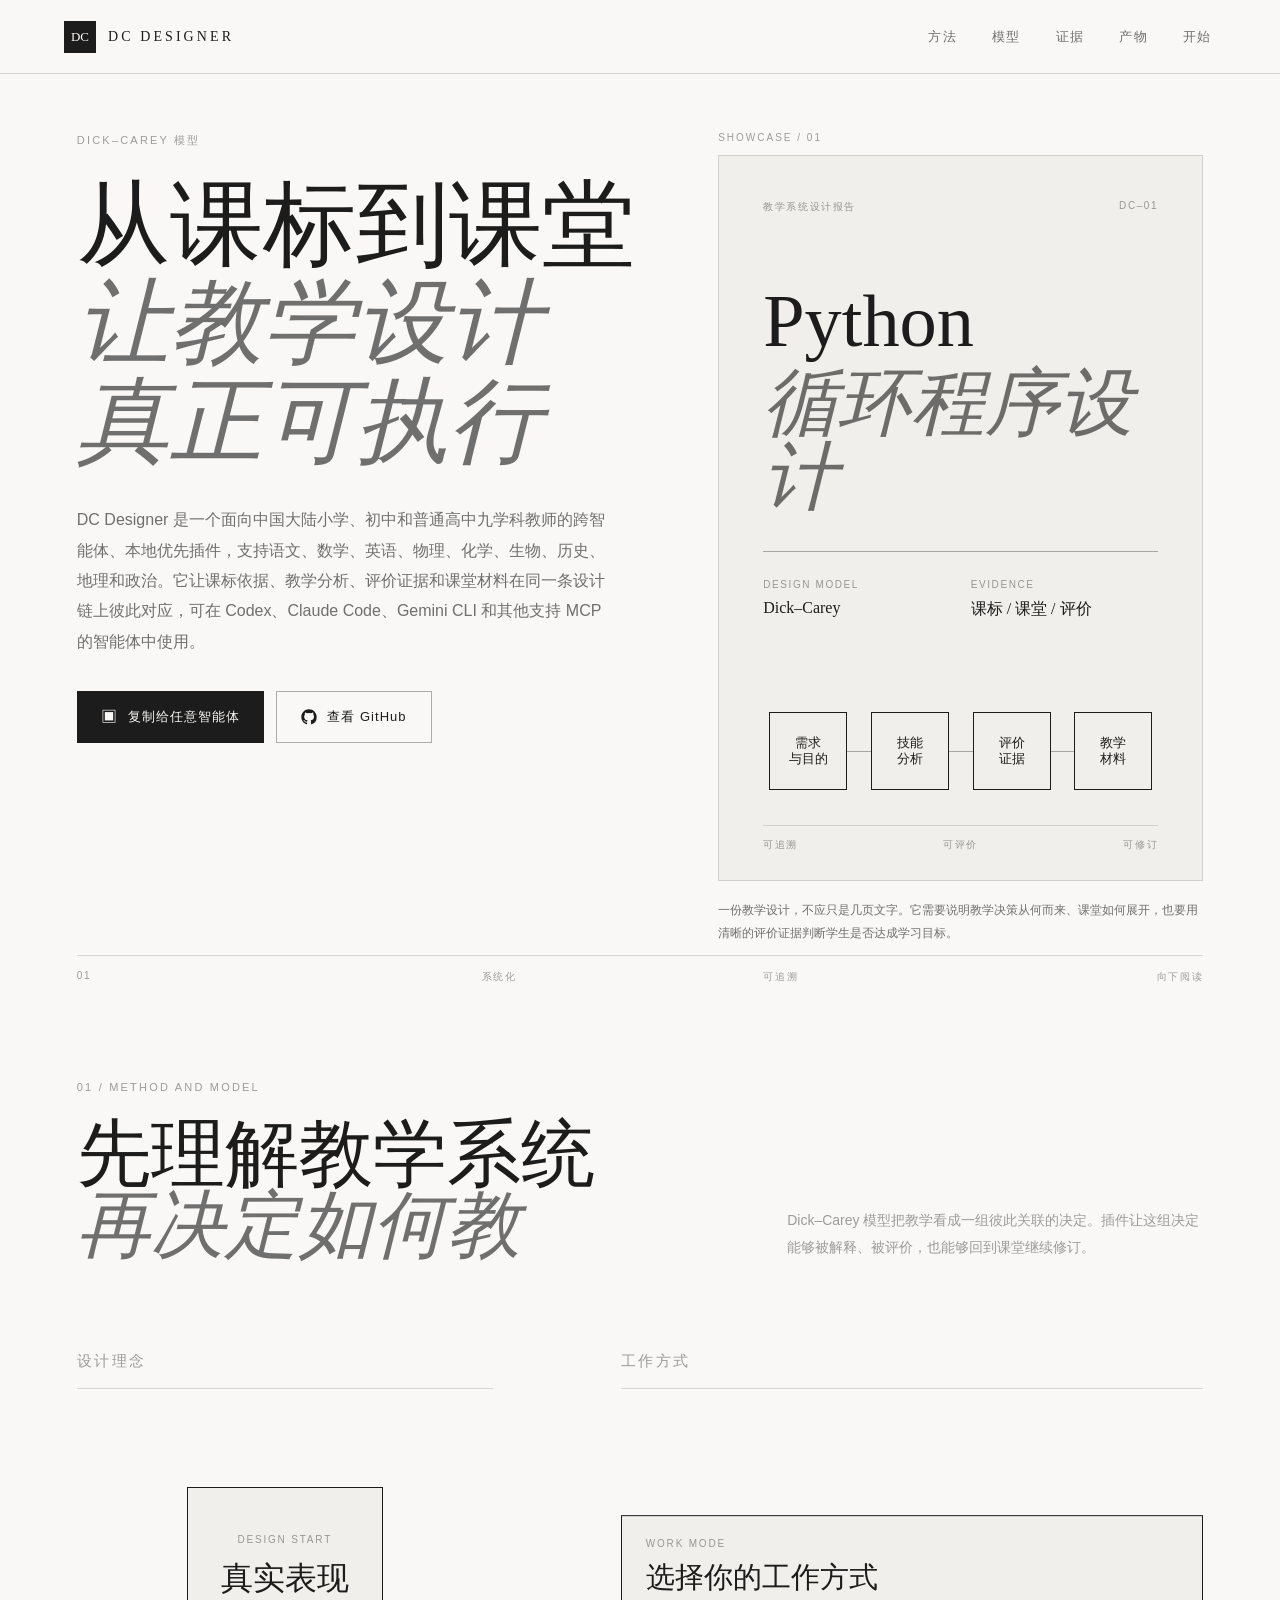
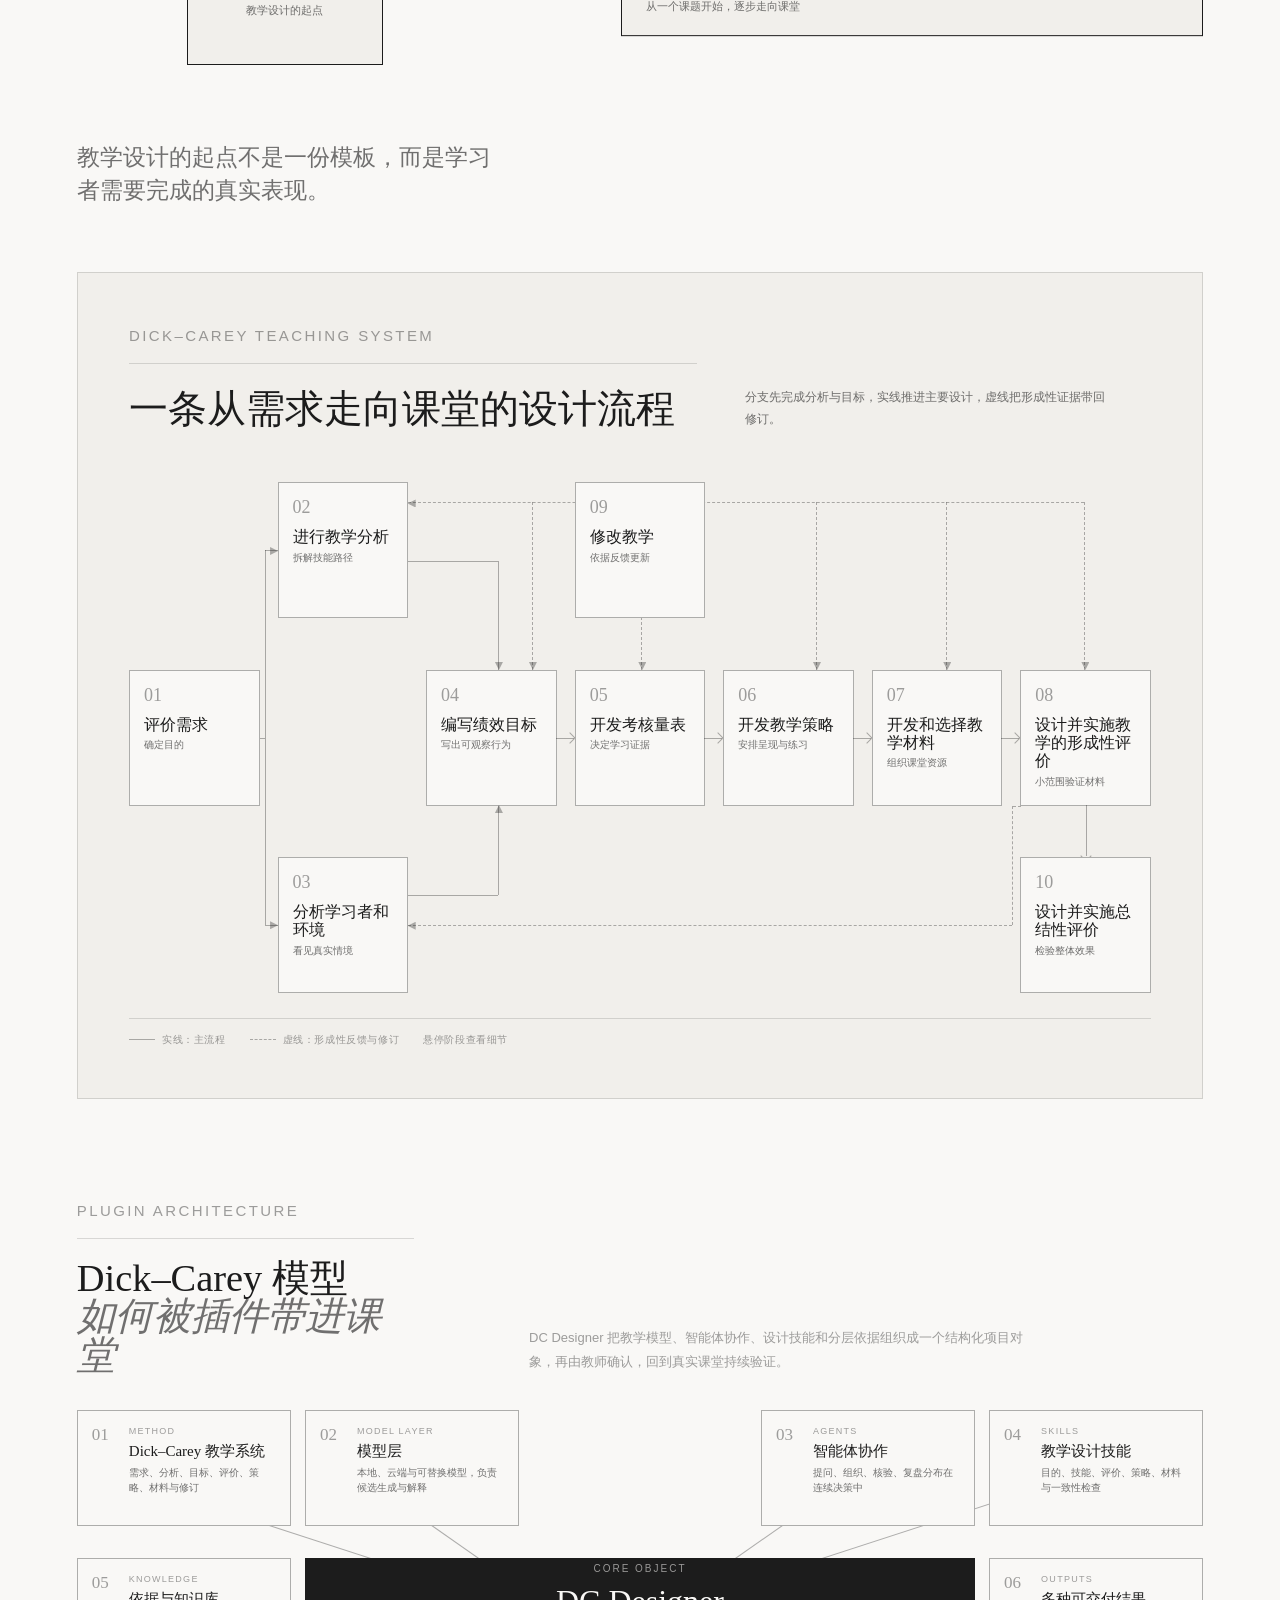
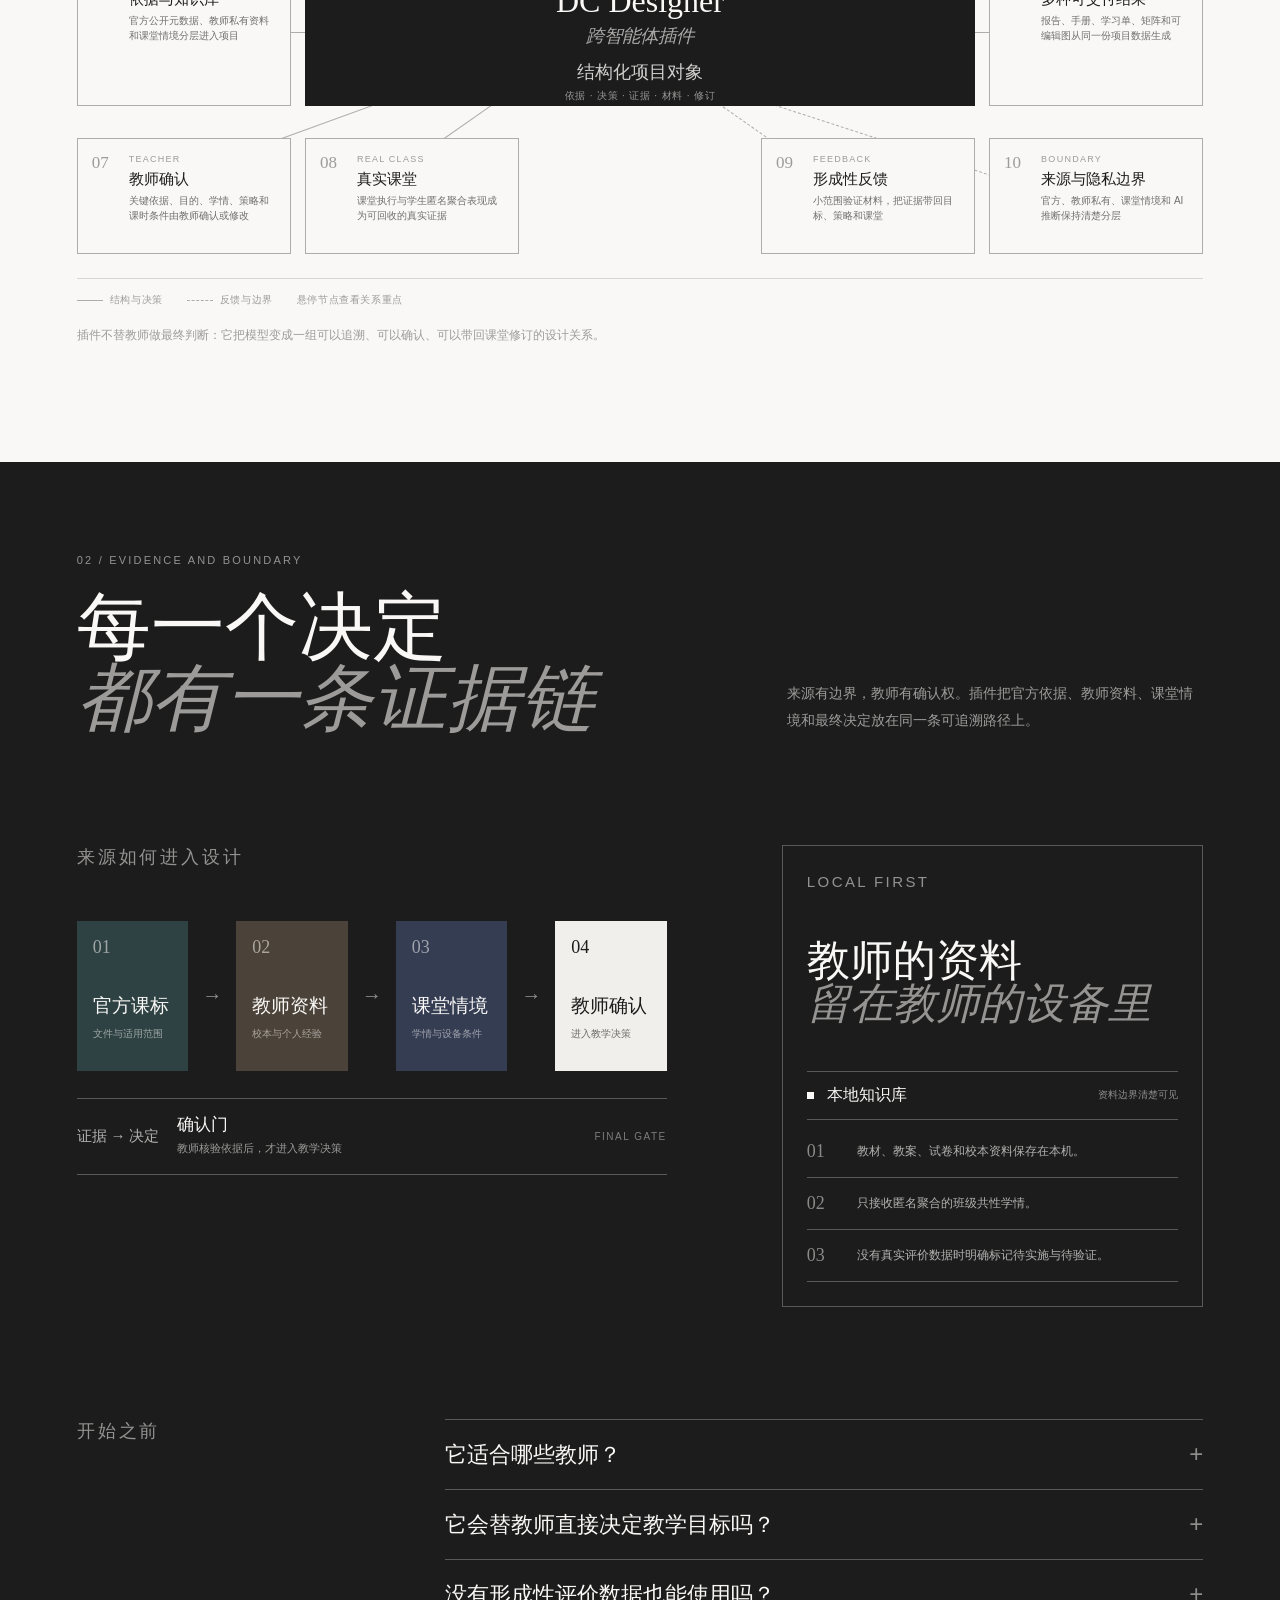
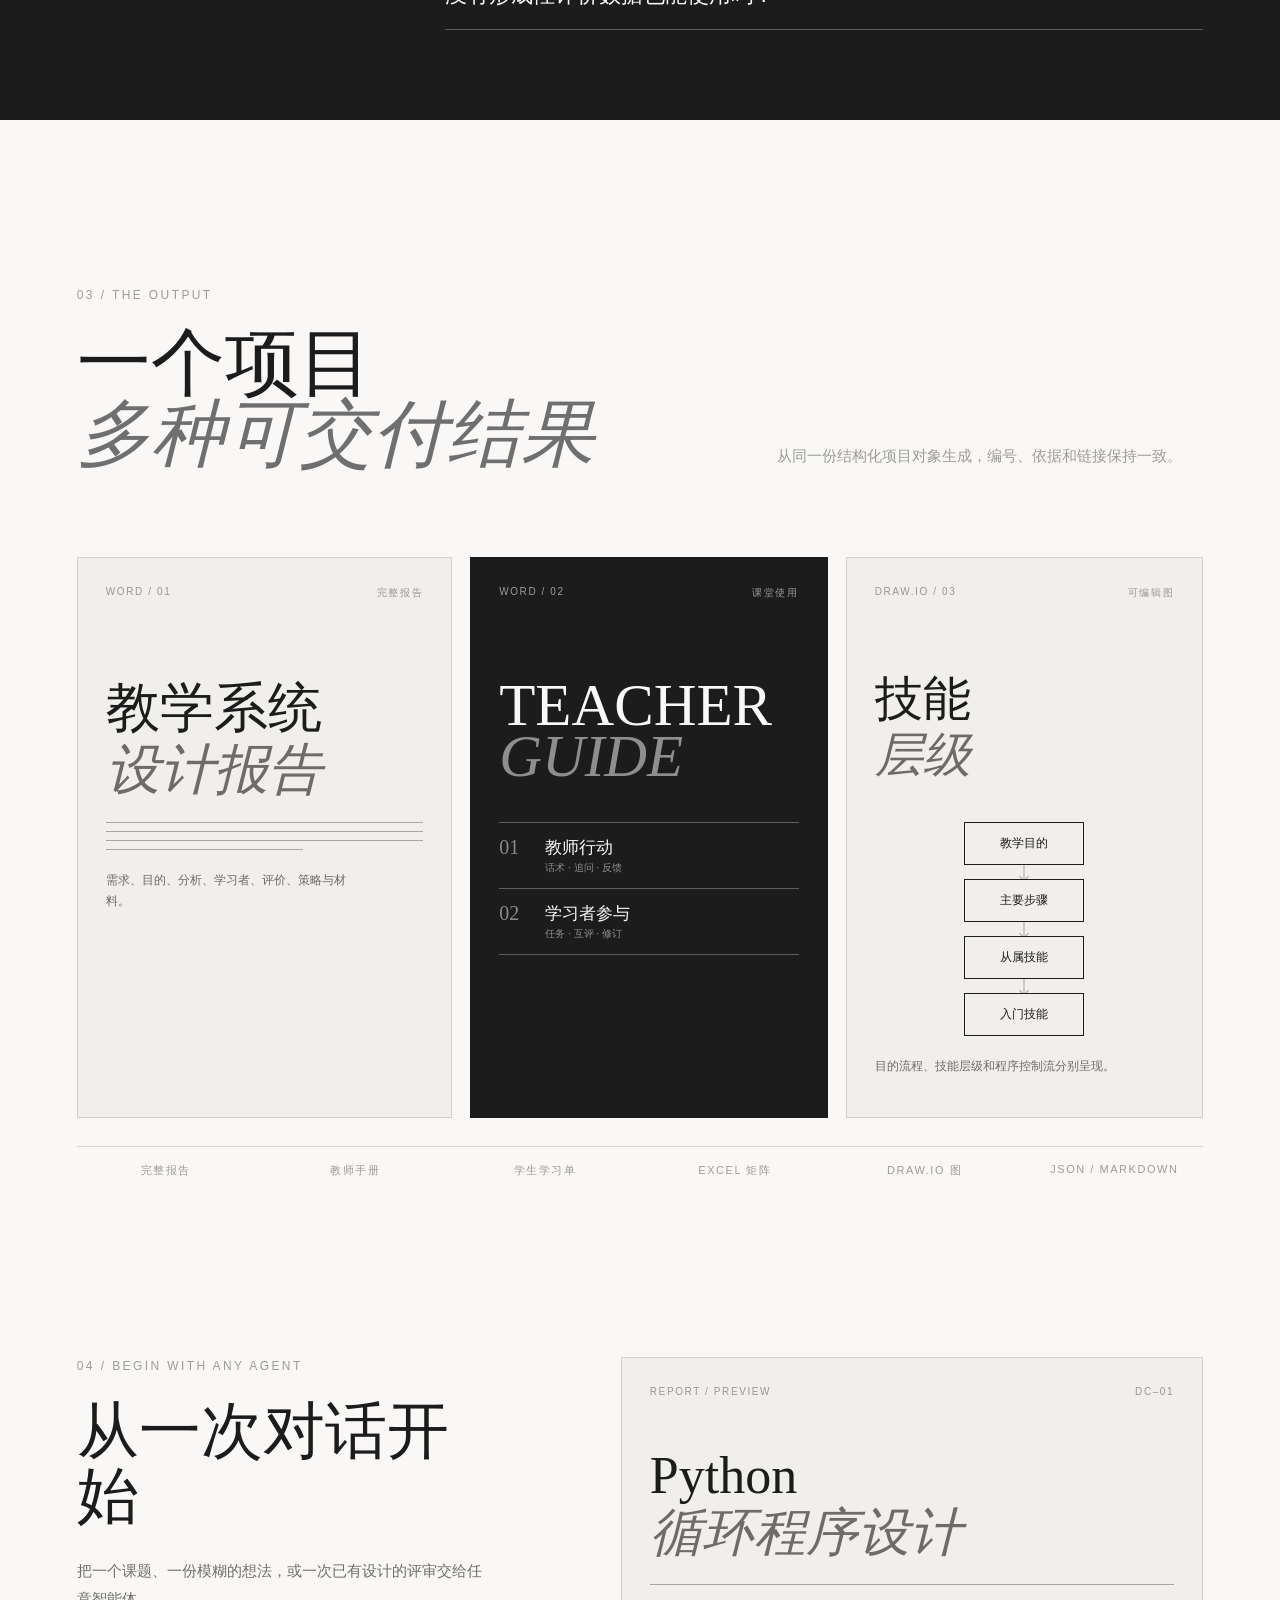
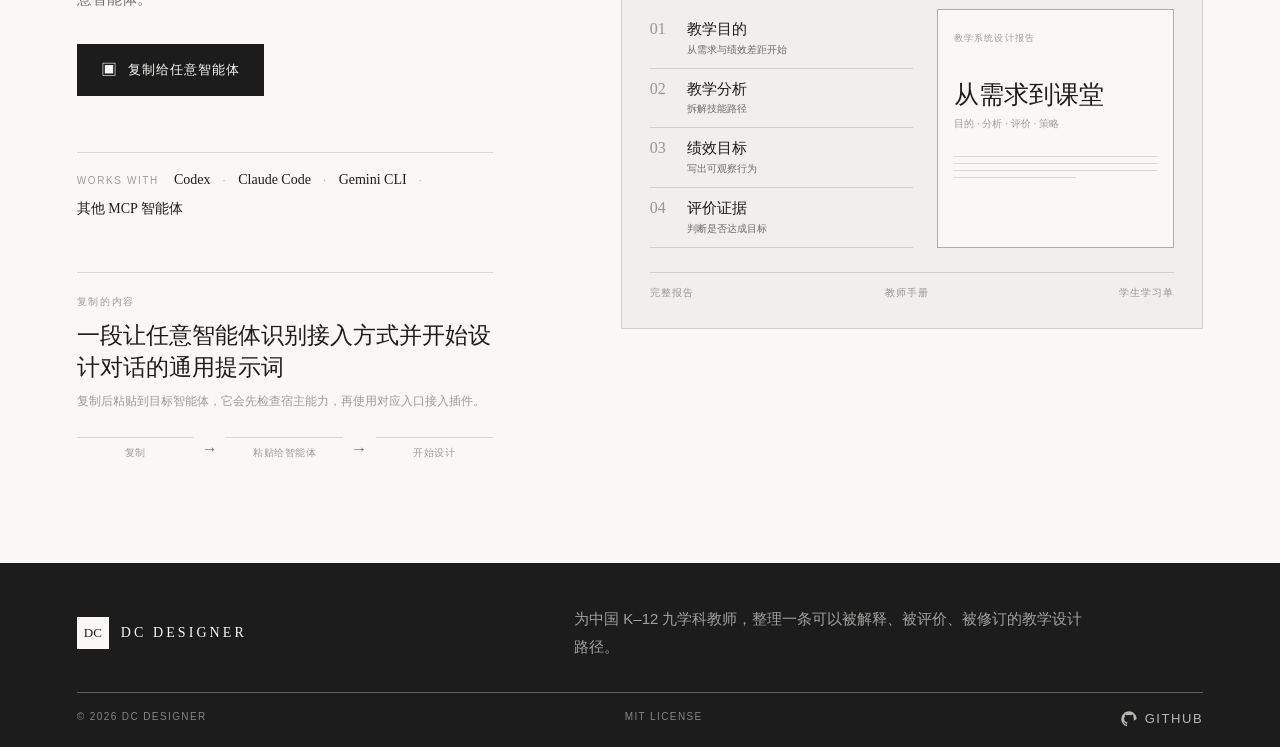
<file: site/index.html>
<!doctype html>
<html lang="zh-CN">
<head>
  <meta charset="utf-8">
  <meta name="viewport" content="width=device-width, initial-scale=1">
  <meta name="description" content="DC Designer 是面向中国 K–12 九学科教师的跨智能体、本地优先教学系统设计插件，从课标与需求出发，把教学决策、评价证据和课堂材料组织成一条可执行的 Dick–Carey 设计路径。">
  <meta name="theme-color" content="#F9F8F6">
  <title>DC Designer — Dick–Carey 教学系统设计</title>
  <link rel="icon" href="favicon.svg" type="image/svg+xml">
  <link rel="stylesheet" href="styles.css">
</head>
<body id="top">
  <a class="skip-link" href="#main-content">跳到主要内容</a>
  <header class="site-header">
    <a class="brand" href="#top" aria-label="DC Designer 首页">
      <span class="brand-mark">DC</span>
      <span class="brand-name">DC DESIGNER</span>
    </a>
    <nav class="desktop-nav" aria-label="主要导航">
      <a class="text-link" href="#approach">方法</a>
      <a class="text-link" href="#workflow">模型</a>
      <a class="text-link" href="#evidence">证据</a>
      <a class="text-link" href="#outputs">产物</a>
      <a class="text-link" href="#install">开始</a>
    </nav>
    <button class="menu-toggle" type="button" aria-expanded="false" aria-controls="mobile-nav">
      <span class="menu-label">菜单</span>
      <span class="menu-icon" aria-hidden="true"><i></i><i></i></span>
    </button>
    <nav class="mobile-nav" id="mobile-nav" aria-label="移动端导航" hidden>
      <a href="#approach">方法</a>
      <a href="#workflow">模型</a>
      <a href="#evidence">证据</a>
      <a href="#outputs">产物</a>
      <a href="#install">开始</a>
    </nav>
  </header>

  <main id="main-content">
    <section class="hero section-shell" id="hero">
      <div class="hero-copy reveal">
        <p class="kicker">DICK–CAREY 模型</p>
        <h1><span>从课标到课堂</span><em>让教学设计真正可执行</em></h1>
        <p class="hero-lede">DC Designer 是一个面向中国大陆小学、初中和普通高中九学科教师的跨智能体、本地优先插件，支持语文、数学、英语、物理、化学、生物、历史、地理和政治。它让课标依据、教学分析、评价证据和课堂材料在同一条设计链上彼此对应，可在 Codex、Claude Code、Gemini CLI 和其他支持 MCP 的智能体中使用。</p>
        <div class="hero-actions">
          <button class="button button-dark copy-install" type="button" data-copy-install>
            <span class="button-icon" aria-hidden="true">▣</span>
            <span data-copy-label="复制给任意智能体">复制给任意智能体</span>
          </button>
          <a class="button button-line" href="https://github.com/xiajiadi/dc-designer-core" target="_blank" rel="noreferrer">
            <svg class="github-icon" viewBox="0 0 24 24" aria-hidden="true"><path d="M12 .5C5.65.5.5 5.65.5 12c0 5.08 3.29 9.39 7.86 10.91.58.1.79-.25.79-.55v-2.1c-3.2.7-3.87-1.36-3.87-1.36-.53-1.33-1.28-1.69-1.28-1.69-1.05-.72.08-.71.08-.71 1.16.08 1.77 1.19 1.77 1.19 1.04 1.77 2.73 1.26 3.4.96.1-.75.4-1.26.74-1.55-2.55-.29-5.23-1.28-5.23-5.69 0-1.26.45-2.29 1.19-3.1-.12-.29-.52-1.47.11-3.06 0 0 .97-.31 3.18 1.18a11.1 11.1 0 0 1 5.79 0c2.21-1.49 3.18-1.18 3.18-1.18.63 1.59.23 2.77.11 3.06.74.81 1.19 1.84 1.19 3.1 0 4.42-2.69 5.4-5.25 5.68.41.36.79 1.08.79 2.18v3.22c0 .3.21.66.8.55A11.51 11.51 0 0 0 23.5 12C23.5 5.65 18.35.5 12 .5Z"/></svg>
            查看 GitHub
          </a>
        </div>
        <p class="copy-feedback" role="status" aria-live="polite" data-copy-feedback></p>
      </div>

      <div class="hero-showcase reveal reveal-delay-1" aria-label="教学系统设计报告排版预览">
        <div class="showcase-label">SHOWCASE / 01</div>
        <div class="report-preview">
          <div class="report-topline"><span>教学系统设计报告</span><span>DC–01</span></div>
          <div class="report-title"><span>Python</span><em>循环程序设计</em></div>
          <div class="report-rule"></div>
          <div class="report-columns">
            <div>
              <span class="mini-label">DESIGN MODEL</span>
              <strong>Dick–Carey</strong>
            </div>
            <div>
              <span class="mini-label">EVIDENCE</span>
              <strong>课标 / 课堂 / 评价</strong>
            </div>
          </div>
          <div class="report-flow" aria-hidden="true">
            <span class="report-flow-line"></span>
            <span class="report-node">需求<br>与目的</span>
            <span class="report-node">技能<br>分析</span>
            <span class="report-node">评价<br>证据</span>
            <span class="report-node">教学<br>材料</span>
          </div>
          <div class="report-footer"><span>可追溯</span><span>可评价</span><span>可修订</span></div>
        </div>
        <p class="showcase-caption">一份教学设计，不应只是几页文字。它需要说明教学决策从何而来、课堂如何展开，也要用清晰的评价证据判断学生是否达成学习目标。</p>
      </div>
      <div class="hero-index" aria-label="页面导览"><span>01</span><span>系统化</span><span>可追溯</span><span>向下阅读</span></div>
    </section>

    <section class="method section-shell section-wide" id="approach">
      <div class="method-heading reveal">
        <div>
          <p class="kicker">01 / METHOD AND MODEL</p>
          <h2>先理解教学系统<br><em>再决定如何教</em></h2>
        </div>
        <p class="section-note">Dick–Carey 模型把教学看成一组彼此关联的决定。插件让这组决定能够被解释、被评价，也能够回到课堂继续修订。</p>
      </div>

      <div class="method-overview">
        <div class="principles reveal">
          <div class="block-label">设计理念</div>
          <div class="principle-visual" data-principle-visual>
            <button class="principle-core" type="button" data-disclosure-button aria-expanded="false" aria-controls="principle-map">
              <span class="principle-core-label">DESIGN START</span>
              <strong>真实表现</strong>
              <small>教学设计的起点</small>
            </button>
            <div class="principle-map" id="principle-map">
              <div class="principle-link principle-link-a"><span>01</span><strong>从需求出发</strong><small>先看绩效差距</small></div>
              <div class="principle-link principle-link-b"><span>02</span><strong>让目标可观察</strong><small>写出完成行为</small></div>
              <div class="principle-link principle-link-c"><span>03</span><strong>用证据推动修订</strong><small>回到策略与课堂</small></div>
              <i class="principle-connector principle-connector-a" aria-hidden="true"></i>
              <i class="principle-connector principle-connector-b" aria-hidden="true"></i>
              <i class="principle-connector principle-connector-c" aria-hidden="true"></i>
            </div>
          </div>
          <p class="principle-caption">教学设计的起点不是一份模板，而是学习者需要完成的真实表现。</p>
        </div>
        <div class="design-paths reveal reveal-delay-1">
          <div class="block-label">工作方式</div>
          <div class="work-mode-visual" data-work-mode>
            <button class="work-mode-core" type="button" data-disclosure-button aria-expanded="false" aria-controls="work-mode-options">
              <span class="work-mode-label">WORK MODE</span>
              <strong>选择你的工作方式</strong>
              <small>从一个课题开始，逐步走向课堂</small>
            </button>
            <div class="work-mode-options" id="work-mode-options">
              <article class="work-mode-option">
                <span class="path-number">01</span>
                <div><p class="path-label">STANDARD FAST</p><h3>课标约束快速设计</h3><p>输入课题、教材位置、课时、设备和匿名班级共性学情。插件检索依据，快速搭建一份教师可以继续确认的系统设计。</p></div>
                <span class="path-arrow" aria-hidden="true">→</span>
              </article>
              <article class="work-mode-option">
                <span class="path-number">02</span>
                <div><p class="path-label">COLLABORATIVE</p><h3>完整协同设计</h3><p>从评价需求和绩效差距开始，一阶段一阶段地提问、比较候选、保存决策，再继续向下设计。</p></div>
                <span class="path-arrow" aria-hidden="true">→</span>
              </article>
            </div>
          </div>
        </div>
      </div>

      <div class="model-block reveal" id="workflow">
        <div class="model-block-heading">
          <div>
            <p class="block-label">DICK–CAREY TEACHING SYSTEM</p>
            <h3>一条从需求走向课堂的设计流程</h3>
          </div>
          <p>分支先完成分析与目标，实线推进主要设计，虚线把形成性证据带回修订。</p>
        </div>
        <div class="flow-map textbook-flow-map" role="group" aria-label="Dick–Carey 教学系统设计流程图：评价需求分支进入教学分析和学习者与环境分析，汇入绩效目标，经过评价工具、教学策略、教学材料和形成性评价，继续进行修订教学与总结性评价，虚线反馈回到设计决策。">
          <div class="flow-routes" aria-hidden="true">
            <i class="flow-route route-needs-trunk"></i>
            <i class="flow-route route-needs-branch"></i>
            <i class="flow-route route-needs-analysis"></i>
            <i class="flow-route route-needs-learners"></i>
            <i class="flow-route route-analysis-objective"></i>
            <i class="flow-route route-analysis-objective-stem"></i>
            <i class="flow-route route-learners-objective"></i>
            <i class="flow-route route-learners-objective-stem"></i>
            <i class="flow-route route-revise-stem"></i>
            <i class="flow-route route-revise-left-bus"></i>
            <i class="flow-route route-revise-bus"></i>
            <i class="flow-route route-revise-analysis-stem"></i>
            <i class="flow-route route-revise-objectives"></i>
            <i class="flow-route route-revise-assessment"></i>
            <i class="flow-route route-revise-strategy"></i>
            <i class="flow-route route-revise-materials"></i>
            <i class="flow-route route-revise-formative"></i>
            <i class="flow-route route-formative-feedback"></i>
            <i class="flow-route route-formative-return-drop"></i>
            <i class="flow-route route-formative-return-bus"></i>
          </div>
          <article class="flow-stage flow-stage-needs" tabindex="0"><span>01</span><strong>评价需求</strong><small>确定目的</small><div class="stage-note"><p>确认要解决的绩效问题，并把最终表现写成教学目的。</p></div></article>
          <article class="flow-stage flow-stage-analysis" tabindex="0"><span>02</span><strong>进行教学分析</strong><small>拆解技能路径</small><div class="stage-note"><p>拆解完成目的所需的主要步骤、从属技能和入门技能。</p></div></article>
          <article class="flow-stage flow-stage-learners" tabindex="0"><span>03</span><strong>分析学习者和环境</strong><small>看见真实情境</small><div class="stage-note"><p>分析学习者特征、先备能力、学习环境和应用环境。</p></div></article>
          <article class="flow-stage flow-stage-objectives" tabindex="0"><span>04</span><strong>编写绩效目标</strong><small>写出可观察行为</small><div class="stage-note"><p>用条件、行为和标准描述可观察、可评价的学习结果。</p></div></article>
          <article class="flow-stage flow-stage-assessment" tabindex="0"><span>05</span><strong>开发考核量表</strong><small>决定学习证据</small><div class="stage-note"><p>设计能够证明学习者达成目标的任务、量规和评价工具。</p></div></article>
          <article class="flow-stage flow-stage-strategy" tabindex="0"><span>06</span><strong>开发教学策略</strong><small>安排呈现与练习</small><div class="stage-note"><p>安排信息呈现、学习者参与、练习、反馈和课堂时间。</p></div></article>
          <article class="flow-stage flow-stage-materials" tabindex="0"><span>07</span><strong>开发和选择教学材料</strong><small>组织课堂资源</small><div class="stage-note"><p>开发或选择教师手册、学习单、示例和课堂评价材料。</p></div></article>
          <article class="flow-stage flow-stage-formative" tabindex="0"><span>08</span><strong>设计并实施教学的形成性评价</strong><small>小范围验证材料</small><div class="stage-note"><p>通过一对一或小组试用，发现学习困难和材料问题。</p></div></article>
          <article class="flow-stage flow-stage-revise" tabindex="0"><span>09</span><strong>修改教学</strong><small>依据反馈更新</small><div class="stage-note"><p>根据形成性评价证据修订目标、策略、材料和评价。</p></div></article>
          <article class="flow-stage flow-stage-summative" tabindex="0"><span>10</span><strong>设计并实施总结性评价</strong><small>检验整体效果</small><div class="stage-note"><p>在更完整的教学情境中检验整体教学系统的效果。</p></div></article>
          <div class="flow-legend" aria-label="流程图线型说明"><span><i class="legend-solid"></i>实线：主流程</span><span><i class="legend-dashed"></i>虚线：形成性反馈与修订</span><span>悬停阶段查看细节</span></div>
        </div>
      </div>

      <div class="implementation architecture-section reveal">
        <div class="implementation-heading">
          <div><p class="block-label">PLUGIN ARCHITECTURE</p><h3>Dick–Carey 模型<br><em>如何被插件带进课堂</em></h3></div>
          <p class="architecture-intro">DC Designer 把教学模型、智能体协作、设计技能和分层依据组织成一个结构化项目对象，再由教师确认，回到真实课堂持续验证。</p>
        </div>
        <div class="plugin-architecture">
          <div class="architecture-map" role="group" aria-label="DC Designer 插件架构：中心是结构化项目对象，连接 Dick–Carey 模型、模型层、智能体、教学设计技能、知识库、教师、真实课堂、形成性反馈、交付结果和来源边界。">
            <div class="architecture-routes" aria-hidden="true">
              <i class="architecture-route route-arch-method"></i>
              <i class="architecture-route route-arch-model"></i>
              <i class="architecture-route route-arch-agents"></i>
              <i class="architecture-route route-arch-skills"></i>
              <i class="architecture-route route-arch-knowledge"></i>
              <i class="architecture-route route-arch-output"></i>
              <i class="architecture-route route-arch-teacher"></i>
              <i class="architecture-route route-arch-classroom"></i>
              <i class="architecture-route route-arch-feedback"></i>
              <i class="architecture-route route-arch-boundary"></i>
            </div>
            <article class="architecture-node architecture-method" tabindex="0"><span>01</span><p>METHOD</p><strong>Dick–Carey 教学系统</strong><small>需求、分析、目标、评价、策略、材料与修订</small></article>
            <article class="architecture-node architecture-model" tabindex="0"><span>02</span><p>MODEL LAYER</p><strong>模型层</strong><small>本地、云端与可替换模型，负责候选生成与解释</small></article>
            <article class="architecture-node architecture-agents" tabindex="0"><span>03</span><p>AGENTS</p><strong>智能体协作</strong><small>提问、组织、核验、复盘分布在连续决策中</small></article>
            <article class="architecture-node architecture-skills" tabindex="0"><span>04</span><p>SKILLS</p><strong>教学设计技能</strong><small>目的、技能、评价、策略、材料与一致性检查</small></article>
            <article class="architecture-node architecture-knowledge" tabindex="0"><span>05</span><p>KNOWLEDGE</p><strong>依据与知识库</strong><small>官方公开元数据、教师私有资料和课堂情境分层进入项目</small></article>
            <div class="architecture-center"><span>CORE OBJECT</span><strong>DC Designer</strong><em>跨智能体插件</em><p>结构化项目对象</p><small>依据 · 决策 · 证据 · 材料 · 修订</small></div>
            <article class="architecture-node architecture-output" tabindex="0"><span>06</span><p>OUTPUTS</p><strong>多种可交付结果</strong><small>报告、手册、学习单、矩阵和可编辑图从同一份项目数据生成</small></article>
            <article class="architecture-node architecture-teacher" tabindex="0"><span>07</span><p>TEACHER</p><strong>教师确认</strong><small>关键依据、目的、学情、策略和课时条件由教师确认或修改</small></article>
            <article class="architecture-node architecture-classroom" tabindex="0"><span>08</span><p>REAL CLASS</p><strong>真实课堂</strong><small>课堂执行与学生匿名聚合表现成为可回收的真实证据</small></article>
            <article class="architecture-node architecture-feedback" tabindex="0"><span>09</span><p>FEEDBACK</p><strong>形成性反馈</strong><small>小范围验证材料，把证据带回目标、策略和课堂</small></article>
            <article class="architecture-node architecture-boundary" tabindex="0"><span>10</span><p>BOUNDARY</p><strong>来源与隐私边界</strong><small>官方、教师私有、课堂情境和 AI 推断保持清楚分层</small></article>
          </div>
          <div class="architecture-legend" aria-label="架构关系说明"><span><i class="legend-solid"></i>结构与决策</span><span><i class="legend-dashed"></i>反馈与边界</span><span>悬停节点查看关系重点</span></div>
          <p class="architecture-caption">插件不替教师做最终判断：它把模型变成一组可以追溯、可以确认、可以带回课堂修订的设计关系。</p>
        </div>
      </div>
    </section>

    <section class="evidence section-dark section-wide" id="evidence">
      <div class="section-inner">
        <div class="evidence-heading reveal">
          <div>
            <p class="kicker kicker-light">02 / EVIDENCE AND BOUNDARY</p>
            <h2>每一个决定<br><em>都有一条证据链</em></h2>
          </div>
          <p class="section-note section-note-light">来源有边界，教师有确认权。插件把官方依据、教师资料、课堂情境和最终决定放在同一条可追溯路径上。</p>
        </div>

        <div class="evidence-layout">
          <div class="evidence-chain-wrap reveal">
            <div class="block-label light-label">来源如何进入设计</div>
            <div class="evidence-chain" role="img" aria-label="证据链：官方课标、教师资料、课堂情境经过教师确认，进入教学决策。">
              <div class="evidence-node evidence-node-official"><span>01</span><strong>官方课标</strong><small>文件与适用范围</small></div>
              <b aria-hidden="true">→</b>
              <div class="evidence-node evidence-node-teacher"><span>02</span><strong>教师资料</strong><small>校本与个人经验</small></div>
              <b aria-hidden="true">→</b>
              <div class="evidence-node evidence-node-context"><span>03</span><strong>课堂情境</strong><small>学情与设备条件</small></div>
              <b aria-hidden="true">→</b>
              <div class="evidence-node evidence-node-confirm"><span>04</span><strong>教师确认</strong><small>进入教学决策</small></div>
            </div>
            <div class="evidence-gate">
              <span class="gate-route" aria-hidden="true">证据 → 决定</span>
              <div><strong>确认门</strong><p>教师核验依据后，才进入教学决策</p></div>
              <span class="gate-mark">FINAL GATE</span>
            </div>
          </div>

          <div class="local-panel reveal reveal-delay-1">
            <div class="block-label light-label">LOCAL FIRST</div>
            <h3>教师的资料<br><em>留在教师的设备里</em></h3>
            <div class="local-signal"><span class="signal-dot"></span><strong>本地知识库</strong><small>资料边界清楚可见</small></div>
            <div class="boundary-list">
              <div><span>01</span><p>教材、教案、试卷和校本资料保存在本机。</p></div>
              <div><span>02</span><p>只接收匿名聚合的班级共性学情。</p></div>
              <div><span>03</span><p>没有真实评价数据时明确标记待实施与待验证。</p></div>
            </div>
          </div>
        </div>

        <div class="questions reveal">
          <div class="block-label light-label">开始之前</div>
          <div class="question-list">
            <details><summary>它适合哪些教师？<span aria-hidden="true">+</span></summary><p>当前面向中国大陆小学、初中和普通高中语文、数学、英语、物理、化学、生物、历史、地理和政治教师。高校、职教、企业培训和九学科之外的学科不在 v3 范围内。</p></details>
            <details><summary>它会替教师直接决定教学目标吗？<span aria-hidden="true">+</span></summary><p>它会检索依据、提出候选并说明理由，但关键结论需要教师确认或修改，未确认时不会标记为最终版。</p></details>
            <details><summary>没有形成性评价数据也能使用吗？<span aria-hidden="true">+</span></summary><p>可以生成形成性评价方案和待收集字段，但不会把推断写成真实效果。</p></details>
          </div>
        </div>
      </div>
    </section>

    <section class="outputs section-shell section-wide" id="outputs">
      <div class="section-heading-row reveal">
        <div>
          <p class="kicker">03 / THE OUTPUT</p>
          <h2>一个项目<br><em>多种可交付结果</em></h2>
        </div>
        <p class="section-note">从同一份结构化项目对象生成，编号、依据和链接保持一致。</p>
      </div>
      <div class="outputs-grid">
        <div class="artifact-sheet artifact-report reveal">
          <div class="sheet-top"><span>WORD / 01</span><span>完整报告</span></div>
          <h3>教学系统<br><em>设计报告</em></h3>
          <div class="sheet-lines"><i></i><i></i><i></i><i class="short"></i></div>
          <p>需求、目的、分析、学习者、评价、策略与材料。</p>
        </div>
        <div class="artifact-sheet artifact-guide reveal reveal-delay-1">
          <div class="sheet-top"><span>WORD / 02</span><span>课堂使用</span></div>
          <div class="sheet-index">TEACHER<br><em>GUIDE</em></div>
          <div class="guide-block"><span>01</span><strong>教师行动</strong><span>话术 · 追问 · 反馈</span></div>
          <div class="guide-block"><span>02</span><strong>学习者参与</strong><span>任务 · 互评 · 修订</span></div>
        </div>
        <div class="artifact-sheet artifact-graph reveal reveal-delay-2">
          <div class="sheet-top"><span>DRAW.IO / 03</span><span>可编辑图</span></div>
          <div class="graph-title">技能<br><em>层级</em></div>
          <div class="graph-map" aria-hidden="true">
            <span class="graph-root">教学目的</span>
            <i class="graph-link link-a"></i>
            <span class="graph-branch branch-a">主要步骤</span>
            <i class="graph-link link-b"></i>
            <span class="graph-branch branch-b">从属技能</span>
            <i class="graph-link link-c"></i>
            <span class="graph-branch branch-c">入门技能</span>
          </div>
          <p>目的流程、技能层级和程序控制流分别呈现。</p>
        </div>
      </div>
      <div class="output-footer reveal"><span>完整报告</span><span>教师手册</span><span>学生学习单</span><span>Excel 矩阵</span><span>Draw.io 图</span><span>JSON / Markdown</span></div>
    </section>

    <section class="install section-shell section-wide" id="install">
      <div class="install-grid">
        <div class="install-copy reveal"><p class="kicker">04 / BEGIN WITH ANY AGENT</p><h2>从一次对话开始</h2><p>把一个课题、一份模糊的想法，或一次已有设计的评审交给任意智能体。</p><button class="button button-dark copy-install" type="button" data-copy-install><span class="button-icon" aria-hidden="true">▣</span><span data-copy-label="复制给任意智能体">复制给任意智能体</span></button><p class="copy-feedback" role="status" aria-live="polite" data-copy-feedback></p><div class="agent-support" aria-label="支持的智能体"><span>WORKS WITH</span><strong>Codex</strong><i>·</i><strong>Claude Code</strong><i>·</i><strong>Gemini CLI</strong><i>·</i><strong>其他 MCP 智能体</strong></div><div class="copy-explainer"><span class="mini-label">复制的内容</span><strong>一段让任意智能体识别接入方式并开始设计对话的通用提示词</strong><p>复制后粘贴到目标智能体，它会先检查宿主能力，再使用对应入口接入插件。</p><div class="copy-route" aria-hidden="true"><span>复制</span><i>→</i><span>粘贴给智能体</span><i>→</i><span>开始设计</span></div></div></div>
        <div class="report-showcase-card reveal reveal-delay-1" aria-label="教学系统设计报告成果展示">
          <div class="report-showcase-top"><span>REPORT / PREVIEW</span><span>DC–01</span></div>
          <div class="report-showcase-heading"><span>Python</span><em>循环程序设计</em></div>
          <div class="report-showcase-rule"></div>
          <div class="report-showcase-grid">
            <div class="report-index-list">
              <div><span>01</span><strong>教学目的</strong><small>从需求与绩效差距开始</small></div>
              <div><span>02</span><strong>教学分析</strong><small>拆解技能路径</small></div>
              <div><span>03</span><strong>绩效目标</strong><small>写出可观察行为</small></div>
              <div><span>04</span><strong>评价证据</strong><small>判断是否达成目标</small></div>
            </div>
            <div class="report-page">
              <span class="report-page-kicker">教学系统设计报告</span>
              <h3>从需求到课堂</h3>
              <p>目的 · 分析 · 评价 · 策略</p>
              <div class="report-page-lines"><i></i><i></i><i></i><i class="short"></i></div>
            </div>
          </div>
          <div class="report-showcase-footer"><span>完整报告</span><span>教师手册</span><span>学生学习单</span></div>
        </div>
      </div>
    </section>
  </main>

  <footer class="site-footer">
    <div class="footer-top"><a class="brand brand-footer" href="#top"><span class="brand-mark">DC</span><span class="brand-name">DC DESIGNER</span></a><p>为中国 K–12 九学科教师，整理一条可以被解释、被评价、被修订的教学设计路径。</p></div>
    <div class="footer-bottom"><span>© 2026 DC Designer</span><span>MIT License</span><a class="text-link text-link-light github-link" href="https://github.com/xiajiadi/dc-designer-core" target="_blank" rel="noreferrer" aria-label="在 GitHub 查看 DC Designer"><svg class="github-icon" viewBox="0 0 24 24" aria-hidden="true"><path d="M12 .5C5.65.5.5 5.65.5 12c0 5.08 3.29 9.39 7.86 10.91.58.1.79-.25.79-.55v-2.1c-3.2.7-3.87-1.36-3.87-1.36-.53-1.33-1.28-1.69-1.28-1.69-1.05-.72.08-.71.08-.71 1.16.08 1.77 1.19 1.77 1.19 1.04 1.77 2.73 1.26 3.4.96.1-.75.4-1.26.74-1.55-2.55-.29-5.23-1.28-5.23-5.69 0-1.26.45-2.29 1.19-3.1-.12-.29-.52-1.47.11-3.06 0 0 .97-.31 3.18 1.18a11.1 11.1 0 0 1 5.79 0c2.21-1.49 3.18-1.18 3.18-1.18.63 1.59.23 2.77.11 3.06.41.36.79 1.08.79 2.18v3.22c0 .3.21.66.8.55A11.51 11.51 0 0 0 23.5 12C23.5 5.65 18.35.5 12 .5Z"/></svg><span>GitHub</span></a></div>
  </footer>
  <script src="site.js"></script>
</body>
</html>
</file>
<file: site/styles.css>
:root {
  --site-header-height: 74px;
  --bg: #f9f8f6;
  --paper: #f1efeb;
  --paper-deep: #e8e5df;
  --ink: #1c1c1c;
  --muted: rgba(28, 28, 28, .62);
  --soft: rgba(28, 28, 28, .42);
  --line: rgba(28, 28, 28, .15);
  --line-strong: rgba(28, 28, 28, .34);
  --dark-line: rgba(249, 248, 246, .28);
  --display: "STSong", "Songti SC", "SimSun", Georgia, serif;
  --body: "Microsoft YaHei", "PingFang SC", "Noto Sans CJK SC", sans-serif;
  color-scheme: light;
}

* { box-sizing: border-box; }
html { scroll-behavior: smooth; }
[id] { scroll-margin-top: var(--site-header-height); }
body { margin: 0; background: var(--bg); color: var(--ink); font-family: var(--body); -webkit-font-smoothing: antialiased; }
body, button, a { cursor: default; }
a, button { color: inherit; }
a { cursor: pointer; }
button { border: 0; cursor: pointer; font: inherit; }
::selection { background: var(--ink); color: var(--bg); }

.skip-link { position: fixed; left: 16px; top: -80px; z-index: 100; padding: 12px 16px; background: var(--ink); color: var(--bg); transition: top .25s ease; }
.skip-link:focus { top: 16px; }
.site-header { position: sticky; top: 0; z-index: 20; display: flex; align-items: center; justify-content: space-between; min-height: var(--site-header-height); padding: 0 clamp(24px, 5vw, 72px); background: rgba(249, 248, 246, .94); border-bottom: 1px solid var(--line); backdrop-filter: blur(10px); }
.brand { display: inline-flex; align-items: center; gap: 12px; text-decoration: none; }
.brand-mark { display: grid; place-items: center; width: 32px; height: 32px; background: var(--ink); color: var(--bg); font-family: var(--display); font-size: 13px; letter-spacing: 0; }
.brand-name { font-family: var(--display); font-size: 14px; letter-spacing: .22em; }
.desktop-nav { display: flex; gap: clamp(20px, 2.7vw, 40px); margin-left: auto; margin-right: 4px; }
.text-link { position: relative; font-size: 13px; letter-spacing: .12em; text-decoration: none; text-transform: uppercase; color: var(--muted); }
.text-link::after { content: ""; position: absolute; right: 0; bottom: -6px; left: 0; height: 1px; background: currentColor; transform: scaleX(0); transform-origin: right; transition: transform .5s cubic-bezier(.16, 1, .3, 1); }
.text-link:hover::after, .text-link:focus-visible::after { transform: scaleX(1); transform-origin: left; }
.menu-toggle, .mobile-nav { display: none; }

.section-shell { width: min(1440px, 100%); margin: 0 auto; padding-right: clamp(24px, 6vw, 96px); padding-left: clamp(24px, 6vw, 96px); }
.section-wide { padding-top: clamp(112px, 13vw, 208px); padding-bottom: clamp(112px, 13vw, 208px); }
.section-dark { width: 100%; max-width: none; background: var(--ink); color: var(--bg); }
.section-inner { width: min(1440px, 100%); margin: 0 auto; padding-right: clamp(24px, 6vw, 96px); padding-left: clamp(24px, 6vw, 96px); }
.kicker, .mini-label, .block-label { margin: 0; color: var(--soft); font-family: var(--body); font-size: 11px; letter-spacing: .2em; line-height: 1.5; text-transform: uppercase; }
.kicker-light, .light-label { color: rgba(249, 248, 246, .54); }
h1, h2, h3, p { margin-top: 0; }
h1, h2, h3 { font-family: var(--display); font-weight: 400; letter-spacing: 0; }
em { font-style: italic; }
p { color: var(--muted); font-size: 15px; line-height: 1.9; }
.button { display: inline-flex; align-items: center; justify-content: center; gap: 10px; min-height: 52px; padding: 15px 24px; font-size: 13px; letter-spacing: .08em; line-height: 1.2; text-decoration: none; transition: background-color .25s ease, color .25s ease, border-color .25s ease; }
.button-dark { background: var(--ink); color: var(--bg); }
.button-dark:hover, .button-dark:focus-visible { background: rgba(28, 28, 28, .78); }
.button-line { border: 1px solid var(--line-strong); background: transparent; color: var(--ink); }
.button-line:hover, .button-line:focus-visible { border-color: var(--ink); background: rgba(28, 28, 28, .04); }
.button-icon { font-size: 16px; line-height: 1; }
.button:focus-visible, .menu-toggle:focus-visible, summary:focus-visible { outline: 2px solid var(--ink); outline-offset: 4px; }
.copy-feedback { min-height: 24px; margin: 12px 0 0; color: var(--ink); font-family: var(--body); font-size: 12px; line-height: 1.5; }

/* Hero: a quiet cover page with the report preview carrying the visual weight. */
.hero { position: relative; display: grid; grid-template-columns: minmax(0, 1fr) minmax(420px, .9fr); gap: clamp(48px, 8vw, 128px); min-height: min(760px, calc(100svh - var(--site-header-height))); padding-top: clamp(44px, 4.5vw, 64px); padding-bottom: clamp(42px, 4.5vw, 62px); align-items: start; }
.hero-copy { max-width: 730px; }
.hero-copy h1 { max-width: 760px; margin: 28px 0 34px; font-size: 5.8rem; line-height: 1.06; }
.hero-copy h1 span, .hero-copy h1 em { display: block; }
.hero-copy h1 em { max-width: 690px; color: var(--muted); }
.hero-lede { max-width: 580px; margin-bottom: 34px; font-size: 16px; }
.hero-actions { display: flex; flex-wrap: wrap; gap: 12px; }
.hero-showcase { width: 100%; max-width: 590px; justify-self: end; }
.showcase-label { margin-bottom: 12px; color: var(--soft); font-family: var(--body); font-size: 10px; letter-spacing: .2em; }
.report-preview { position: relative; min-height: 520px; padding: clamp(24px, 4vw, 44px); background: var(--paper); border: 1px solid var(--line); overflow: hidden; }
.report-topline, .sheet-top { display: flex; justify-content: space-between; color: var(--soft); font-family: var(--body); font-size: 10px; letter-spacing: .16em; text-transform: uppercase; }
.report-title { display: grid; gap: 8px; margin-top: 70px; font-family: var(--display); font-size: 4.65rem; line-height: 1; }
.report-title span, .report-title em { display: block; }
.report-title em { color: var(--muted); }
.report-rule { height: 1px; margin: 36px 0 22px; background: var(--line-strong); }
.report-columns { display: grid; grid-template-columns: 1fr 1fr; gap: 20px; }
.report-columns strong { display: block; margin-top: 7px; font-family: var(--display); font-size: 16px; font-weight: 400; }
.report-flow { position: relative; display: grid; grid-template-columns: repeat(4, minmax(0, 1fr)); gap: 12px; align-items: center; min-height: 170px; margin-top: 46px; }
.report-flow-line { position: absolute; top: 50%; right: 7%; left: 7%; height: 1px; background: var(--line-strong); }
.report-node { position: relative; z-index: 1; display: grid; place-items: center; justify-self: center; width: 78px; aspect-ratio: 1; padding: 8px; border: 1px solid var(--ink); background: var(--paper); font-family: var(--display); font-size: 13px; line-height: 1.2; text-align: center; }
.report-footer { position: absolute; right: clamp(24px, 4vw, 44px); bottom: 28px; left: clamp(24px, 4vw, 44px); display: flex; justify-content: space-between; padding-top: 12px; border-top: 1px solid var(--line); color: var(--soft); font-family: var(--body); font-size: 10px; letter-spacing: .16em; text-transform: uppercase; }
.showcase-caption { max-width: 590px; margin: 18px 0 0 auto; font-size: 12px; line-height: 1.9; }
.hero-index { position: absolute; right: clamp(24px, 6vw, 96px); bottom: 18px; left: clamp(24px, 6vw, 96px); display: grid; grid-template-columns: repeat(4, minmax(0, 1fr)); padding-top: 14px; border-top: 1px solid var(--line); color: var(--soft); font-size: 10px; letter-spacing: .16em; text-transform: uppercase; }
.hero-index span:nth-child(2), .hero-index span:nth-child(3) { text-align: center; }
.hero-index span:last-child { text-align: right; }

/* Method and model: the former three sections now read as one visual argument. */
.method { overflow: hidden; }
.method.section-wide { padding-top: clamp(72px, 6vw, 96px); padding-bottom: clamp(96px, 9vw, 136px); }
.method-heading { display: grid; grid-template-columns: 7fr 5fr; gap: clamp(48px, 10vw, 160px); align-items: end; }
.method-heading h2, .evidence-heading h2 { margin: 24px 0 0; font-size: 4.6rem; line-height: .96; }
.method-heading h2 em, .evidence-heading h2 em { color: var(--muted); }
.section-note { max-width: 420px; margin: 0; color: var(--soft); font-size: 14px; line-height: 1.9; }
.method-overview { display: grid; grid-template-columns: 5fr 7fr; gap: clamp(48px, 10vw, 160px); align-items: start; margin-top: 88px; }
.block-label { padding-bottom: 15px; border-bottom: 1px solid var(--line); font-size: 15px; line-height: 1.6; letter-spacing: .16em; }
.principles, .design-paths { min-width: 0; }

/* The concept and work mode are interactive diagrams, not parallel text lists. */
.principle-visual { position: relative; min-height: 324px; margin-top: 25px; }
.principle-core { position: absolute; top: 50%; left: 50%; z-index: 2; display: grid; align-content: center; width: min(196px, 52%); min-height: 178px; padding: 24px; border: 1px solid var(--ink); background: var(--paper); text-align: center; transform: translate(-50%, -50%); transition: background-color .3s ease, color .3s ease; }
.principle-core:hover, .principle-core:focus-visible { background: var(--ink); color: var(--bg); }
.principle-core:focus-visible, .work-mode-core:focus-visible { outline: 2px solid var(--ink); outline-offset: 4px; }
.principle-core-label, .work-mode-label { color: var(--soft); font-family: var(--body); font-size: 10px; letter-spacing: .18em; line-height: 1.5; text-transform: uppercase; }
.principle-core:hover .principle-core-label, .principle-core:focus-visible .principle-core-label { color: rgba(249, 248, 246, .58); }
.principle-core strong { display: block; margin: 14px 0 6px; font-family: var(--display); font-size: 2rem; font-weight: 400; line-height: 1.1; }
.principle-core small, .work-mode-core small { color: var(--muted); font-size: 11px; line-height: 1.6; }
.principle-core:hover small, .principle-core:focus-visible small { color: rgba(249, 248, 246, .62); }
.principle-map { position: absolute; inset: 0; z-index: 1; pointer-events: none; }
.principle-link { position: absolute; z-index: 2; display: grid; grid-template-columns: 27px 1fr; grid-template-rows: auto auto; gap: 2px 9px; width: min(146px, 36%); padding: 13px 12px; border: 1px solid var(--line-strong); background: var(--bg); opacity: 0; transform: translateY(8px); transition: opacity .35s ease, transform .35s ease, background-color .3s ease; }
.principle-link:hover { background: var(--paper-deep); }
.principle-link > span { grid-row: span 2; color: var(--soft); font-family: var(--display); font-size: 17px; }
.principle-link strong { font-family: var(--display); font-size: 16px; font-weight: 400; line-height: 1.25; }
.principle-link small { color: var(--muted); font-size: 10px; line-height: 1.5; }
.principle-visual:hover .principle-link, .principle-visual:focus-within .principle-link, .principle-visual.is-open .principle-link { opacity: 1; transform: translateY(0); }
.principle-link-a { top: 29%; left: -28px; }
.principle-link-b { top: 0; right: -28px; transform: translateY(-8px); }
.principle-link-c { right: -28px; bottom: 0; transform: translateY(8px); }
.principle-visual:hover .principle-link-b, .principle-visual:focus-within .principle-link-b, .principle-visual.is-open .principle-link-b { transform: translateY(0); }
.principle-connector { position: absolute; z-index: 0; height: 1px; background: var(--line-strong); opacity: 0; transform-origin: left center; transition: opacity .35s ease; }
.principle-visual:hover .principle-connector, .principle-visual:focus-within .principle-connector, .principle-visual.is-open .principle-connector { opacity: 1; }
.principle-connector-a { top: 47%; left: 25.5%; width: 5%; transform: rotate(12deg); }
.principle-connector-b { top: 29%; left: 56%; width: 23%; transform: rotate(-28deg); }
.principle-connector-c { top: 68%; left: 56%; width: 24%; transform: rotate(24deg); }
.principle-caption { max-width: 470px; margin: 3px 0 0; font-family: var(--display); font-size: 1.45rem; line-height: 1.45; }

.work-mode-visual { position: relative; min-height: 380px; margin-top: 25px; }
.work-mode-core { position: absolute; top: 162px; right: 0; left: 0; z-index: 3; display: grid; grid-template-columns: 1fr; grid-template-rows: auto auto auto; width: 100%; min-height: 112px; padding: 20px 24px; border: 1px solid var(--ink); background: var(--paper); text-align: left; transform: translateY(-50%); transition: background-color .3s ease, color .3s ease; }
.work-mode-core:hover, .work-mode-core:focus-visible { background: var(--ink); color: var(--bg); }
.work-mode-core:hover .work-mode-label, .work-mode-core:focus-visible .work-mode-label { color: rgba(249, 248, 246, .58); }
.work-mode-core:hover small, .work-mode-core:focus-visible small { color: rgba(249, 248, 246, .62); }
.work-mode-core strong { display: block; margin: 10px 0 4px; font-family: var(--display); font-size: 1.8rem; font-weight: 400; line-height: 1.15; }
.work-mode-options { position: absolute; inset: 0; z-index: 2; display: grid; grid-template-columns: 1fr; grid-template-rows: 1fr 160px 1fr; gap: 12px; max-height: none; margin: 0; overflow: visible; opacity: 0; pointer-events: none; transition: opacity .35s ease; }
.work-mode-visual:hover .work-mode-options, .work-mode-visual:focus-within .work-mode-options, .work-mode-visual.is-open .work-mode-options { opacity: 1; pointer-events: auto; }
.work-mode-option { display: grid; grid-template-columns: 29px minmax(0, 1fr) 18px; grid-row: auto; gap: 10px; min-width: 0; padding: 13px 14px; border: 1px solid var(--line-strong); background: var(--bg); }
.work-mode-option:first-child { grid-row: 1; align-self: end; transform: translateY(-12px); }
.work-mode-option:last-child { grid-row: 3; align-self: start; transform: translateY(-50px); }
.work-mode-option .path-number { color: var(--soft); font-family: var(--display); font-size: 18px; }
.work-mode-option .path-label { margin: 0 0 5px; color: var(--soft); font-size: 9px; letter-spacing: .14em; line-height: 1.5; }
.work-mode-option h3 { margin: 0 0 5px; font-family: var(--display); font-size: 1.22rem; font-weight: 400; line-height: 1.18; }
.work-mode-option p:not(.path-label) { margin: 0; font-size: 10px; line-height: 1.55; }
.work-mode-option .path-arrow { display: grid; place-items: start center; align-self: start; color: var(--ink); font-family: var(--display); font-size: 24px; line-height: 1; }
.model-block { margin-top: 64px; padding: clamp(24px, 4vw, 52px); border: 1px solid var(--line); background: var(--paper); }
.model-block-heading { display: grid; grid-template-columns: 7fr 5fr; gap: 48px; align-items: end; }
.model-block-heading h3 { margin: 24px 0 0; font-size: 2.45rem; line-height: 1.08; }
.model-block-heading > p { max-width: 370px; margin: 0; font-size: 12px; line-height: 1.8; }

/* The instructional flow follows the textbook branches and feedback buses. */
.flow-map { margin-top: 52px; }
.textbook-flow-map { --flow-col-gap: clamp(10px, 1.4vw, 20px); --flow-row-gap: clamp(48px, 4vw, 64px); --flow-card-height: 136px; --flow-col-size: calc((100% - (var(--flow-col-gap) * 6)) / 7); --flow-col-step: calc(var(--flow-col-size) + var(--flow-col-gap)); --flow-row-1-center: calc(var(--flow-card-height) / 2); --flow-row-2-top: calc(var(--flow-card-height) + var(--flow-row-gap)); --flow-row-2-bottom: calc((var(--flow-card-height) * 2) + var(--flow-row-gap)); --flow-row-3-center: calc((var(--flow-card-height) * 2) + (var(--flow-row-gap) * 2) + (var(--flow-card-height) / 2)); --flow-needs-trunk: calc(var(--flow-col-size) + 5px); --flow-c2-right: calc((var(--flow-col-step) * 2) - var(--flow-col-gap)); --flow-objective-target: calc((var(--flow-col-step) * 2) + (var(--flow-col-size) * .55)); --flow-revise-objective-target: calc((var(--flow-col-step) * 2) + (var(--flow-col-size) * .81)); --flow-assessment-target: calc((var(--flow-col-step) * 3) + (var(--flow-col-size) * .51)); --flow-strategy-target: calc((var(--flow-col-step) * 4) + (var(--flow-col-size) * .71)); --flow-materials-target: calc((var(--flow-col-step) * 5) + (var(--flow-col-size) * .57)); --flow-formative-target: calc((var(--flow-col-step) * 6) + (var(--flow-col-size) * .49)); --flow-bus-top: 20px; --flow-analysis-connector: calc(var(--flow-card-height) * .58); position: relative; display: grid; grid-template-columns: repeat(7, minmax(0, 1fr)); grid-template-rows: repeat(3, var(--flow-card-height)); column-gap: var(--flow-col-gap); row-gap: var(--flow-row-gap); min-height: calc((var(--flow-card-height) * 3) + (var(--flow-row-gap) * 2) + 54px); padding-bottom: 54px; overflow: visible; }
.textbook-flow-map { --flow-row-2-center: calc(var(--flow-row-2-top) + (var(--flow-card-height) / 2)); --flow-row-3-top: calc((var(--flow-card-height) * 2) + (var(--flow-row-gap) * 2)); --flow-row-3-center: calc(var(--flow-row-3-top) + (var(--flow-card-height) / 2)); --flow-learners-connector: calc(var(--flow-row-3-top) + (var(--flow-card-height) * .28)); --flow-feedback-drop: calc((var(--flow-col-step) * 6) - 8px); }
.flow-routes { position: absolute; inset: 0 0 54px; pointer-events: none; }
.flow-route { position: absolute; display: block; height: 1px; background: var(--line-strong); font-style: normal; }
.flow-route::before, .flow-route::after { pointer-events: none; }
.route-needs-trunk { top: var(--flow-row-1-center); left: var(--flow-needs-trunk); width: 1px; height: calc(var(--flow-row-3-center) - var(--flow-row-1-center)); background: none; border-left: 1px solid var(--line-strong); }
.route-needs-branch { top: var(--flow-row-2-center); left: var(--flow-col-size); width: 5px; }
.route-needs-analysis, .route-needs-learners { left: var(--flow-needs-trunk); width: calc(var(--flow-col-gap) - 5px); }
.route-needs-analysis { top: var(--flow-row-1-center); }
.route-needs-learners { top: var(--flow-row-3-center); }
.route-needs-analysis::after, .route-needs-learners::after { content: ""; position: absolute; top: 50%; right: -.5px; z-index: 4; width: 8px; height: 8px; background: var(--line-strong); clip-path: polygon(0 0, 100% 50%, 0 100%); transform: translateY(-50%); }
.route-analysis-objective, .route-learners-objective { left: var(--flow-c2-right); width: calc(var(--flow-objective-target) - var(--flow-c2-right)); }
.route-analysis-objective { top: var(--flow-analysis-connector); }
.route-learners-objective { top: var(--flow-learners-connector); }
.route-analysis-objective-stem, .route-learners-objective-stem { left: var(--flow-objective-target); width: 1px; background: none; border-left: 1px solid var(--line-strong); }
.route-analysis-objective-stem { top: var(--flow-analysis-connector); height: calc(var(--flow-row-2-top) - var(--flow-analysis-connector)); }
.route-learners-objective-stem { top: var(--flow-row-2-bottom); height: calc(var(--flow-learners-connector) - var(--flow-row-2-bottom)); }
.route-analysis-objective-stem::after { content: ""; position: absolute; bottom: -.5px; left: 50%; z-index: 4; width: 8px; height: 8px; background: var(--line-strong); clip-path: polygon(0 0, 100% 0, 50% 100%); transform: translateX(-50%); }
.route-learners-objective-stem::after { content: ""; position: absolute; top: -.5px; left: 50%; z-index: 4; width: 8px; height: 8px; background: var(--line-strong); clip-path: polygon(50% 0, 100% 100%, 0 100%); transform: translateX(-50%); }
.route-revise-stem, .route-revise-left-bus, .route-revise-analysis-stem, .route-formative-return-drop { display: none; }
.route-revise-bus { top: var(--flow-bus-top); left: var(--flow-c2-right); width: calc(var(--flow-formative-target) - var(--flow-c2-right)); background: none; border-top: 1px dashed var(--line-strong); }
.route-revise-bus::before, .route-formative-return-bus::before { content: ""; position: absolute; top: 50%; left: -.5px; z-index: 4; width: 8px; height: 8px; background: var(--line-strong); clip-path: polygon(0 50%, 100% 0, 100% 100%); transform: translateY(-50%); }
.route-revise-objectives, .route-revise-assessment, .route-revise-strategy, .route-revise-materials, .route-revise-formative { top: var(--flow-bus-top); height: calc(var(--flow-row-2-top) - var(--flow-bus-top)); width: 1px; background: none; border-left: 1px dashed var(--line-strong); }
.route-revise-objectives { left: var(--flow-revise-objective-target); }
.route-revise-assessment { left: var(--flow-assessment-target); }
.route-revise-strategy { left: var(--flow-strategy-target); }
.route-revise-materials { left: var(--flow-materials-target); }
.route-revise-formative { left: var(--flow-formative-target); }
.route-revise-objectives::after, .route-revise-assessment::after, .route-revise-strategy::after, .route-revise-materials::after, .route-revise-formative::after { content: ""; position: absolute; bottom: -.5px; left: 50%; z-index: 4; width: 8px; height: 8px; background: var(--line-strong); clip-path: polygon(0 0, 100% 0, 50% 100%); transform: translateX(-50%); }
.route-formative-feedback { top: var(--flow-row-2-bottom); left: var(--flow-feedback-drop); width: 1px; height: calc(var(--flow-row-3-center) - var(--flow-row-2-bottom)); background: none; border-left: 1px dashed var(--line-strong); }
.route-formative-feedback::after { content: ""; position: absolute; top: 0; left: 0; width: 8px; height: 1px; border-top: 1px dashed var(--line-strong); }
.route-formative-return-bus { top: var(--flow-row-3-center); left: var(--flow-c2-right); width: calc(var(--flow-feedback-drop) - var(--flow-c2-right)); background: none; border-top: 1px dashed var(--line-strong); }
.flow-stage { position: relative; z-index: 2; display: grid; align-content: start; min-width: 0; min-height: var(--flow-card-height); padding: 14px; border: 1px solid var(--line-strong); background: var(--bg); cursor: default; transition: border-color .25s ease, background-color .25s ease; }
.flow-stage > span { margin-bottom: 10px; color: var(--soft); font-family: var(--display); font-size: 18px; }
.flow-stage strong { font-family: var(--display); font-size: 16px; font-weight: 400; line-height: 1.15; }
.flow-stage small { margin-top: 4px; color: var(--muted); font-size: 10px; line-height: 1.4; }
.flow-stage-objectives, .flow-stage-assessment, .flow-stage-strategy, .flow-stage-materials { }
.flow-stage-objectives::after, .flow-stage-assessment::after, .flow-stage-strategy::after, .flow-stage-materials::after { content: ""; position: absolute; top: 50%; right: calc(var(--flow-col-gap) * -1); width: var(--flow-col-gap); height: 1px; background: var(--line-strong); }
.flow-stage-objectives::before, .flow-stage-assessment::before, .flow-stage-strategy::before, .flow-stage-materials::before { content: ""; position: absolute; top: calc(50% - 4px); right: calc(var(--flow-col-gap) * -1); width: 7px; height: 7px; border-top: 1px solid var(--line-strong); border-right: 1px solid var(--line-strong); background: var(--paper); transform: rotate(45deg); }
.flow-stage-formative::after { content: ""; position: absolute; top: 100%; left: 50%; width: 1px; height: var(--flow-row-gap); background: var(--line-strong); }
.flow-stage-formative::before { content: ""; position: absolute; top: calc(100% + var(--flow-row-gap) - 4px); left: calc(50% - 4px); width: 7px; height: 7px; border-right: 1px solid var(--line-strong); border-bottom: 1px solid var(--line-strong); background: var(--paper); transform: rotate(45deg); }
.flow-stage-needs { grid-column: 1; grid-row: 2; }
.flow-stage-analysis { grid-column: 2; grid-row: 1; }
.flow-stage-learners { grid-column: 2; grid-row: 3; }
.flow-stage-objectives { grid-column: 3; grid-row: 2; }
.flow-stage-assessment { grid-column: 4; grid-row: 2; }
.flow-stage-strategy { grid-column: 5; grid-row: 2; }
.flow-stage-materials { grid-column: 6; grid-row: 2; }
.flow-stage-formative { grid-column: 7; grid-row: 2; }
.flow-stage-revise { grid-column: 4; grid-row: 1; }
.flow-stage-summative { grid-column: 7; grid-row: 3; }
.flow-legend, .architecture-legend { display: flex; flex-wrap: wrap; gap: 10px 24px; color: var(--soft); font-size: 10px; letter-spacing: .06em; }
.flow-legend { position: absolute; right: 0; bottom: 0; left: 0; align-items: center; padding-top: 14px; border-top: 1px solid var(--line); }
.flow-legend > span, .architecture-legend > span { display: inline-flex; align-items: center; gap: 7px; }
.legend-solid, .legend-dashed { display: inline-block; width: 26px; height: 1px; background: var(--line-strong); }
.legend-dashed { background: none; border-top: 1px dashed var(--line-strong); }

/* The plugin is the center of a working system, with model and classroom relationships around it. */
.implementation { display: grid; grid-template-columns: 1fr; gap: 34px; align-items: start; margin-top: 100px; }
.implementation-heading { display: grid; grid-template-columns: 4fr 8fr; gap: clamp(48px, 9vw, 140px); align-items: end; }
.implementation-heading h3 { margin: 20px 0 0; font-size: 2.4rem; line-height: 1; }
.implementation-heading h3 em { color: var(--muted); }
.architecture-intro { max-width: 520px; margin: 0; color: var(--soft); font-size: 13px; line-height: 1.85; }
.plugin-architecture { min-width: 0; }
.architecture-map { position: relative; display: grid; grid-template-columns: repeat(5, minmax(0, 1fr)); grid-template-rows: 116px 148px 116px; column-gap: 14px; row-gap: 32px; min-height: 444px; margin-top: 2px; }
.architecture-routes { position: absolute; inset: 0; z-index: 0; pointer-events: none; }
.architecture-route { position: absolute; display: block; height: 1px; background: var(--line-strong); transform-origin: left center; }
.architecture-route.route-arch-feedback, .architecture-route.route-arch-boundary { background: none; border-top: 1px dashed var(--line-strong); }
.route-arch-method { top: 25%; left: 16%; width: 35%; transform: rotate(18deg); }
.route-arch-model { top: 25%; left: 31%; width: 22%; transform: rotate(35deg); }
.route-arch-agents { top: 43%; left: 53%; width: 22%; transform: rotate(-35deg); }
.route-arch-skills { top: 44%; left: 53%; width: 35%; transform: rotate(-18deg); }
.route-arch-knowledge { top: 50%; left: 17%; width: 26%; }
.route-arch-output { top: 50%; left: 65%; width: 18%; }
.route-arch-teacher { top: 75%; left: 17%; width: 30%; transform: rotate(-20deg); }
.route-arch-classroom { top: 75%; left: 32%; width: 21%; transform: rotate(-35deg); }
.route-arch-feedback { top: 59%; left: 53%; width: 21%; transform: rotate(35deg); }
.route-arch-boundary { top: 59%; left: 53%; width: 35%; transform: rotate(18deg); }
.architecture-node { position: relative; z-index: 2; display: grid; grid-template-columns: 28px minmax(0, 1fr); grid-template-rows: auto auto 1fr; gap: 4px 9px; min-width: 0; min-height: 116px; padding: 14px; border: 1px solid var(--line-strong); background: var(--bg); text-align: left; transition: background-color .25s ease, border-color .25s ease, transform .25s ease; }
.architecture-node:hover, .architecture-node:focus-visible { border-color: var(--ink); background: var(--paper-deep); outline: none; transform: translateY(-2px); }
.architecture-node > span { grid-row: 1 / span 3; color: var(--soft); font-family: var(--display); font-size: 17px; }
.architecture-node p { margin: 0; color: var(--soft); font-size: 9px; letter-spacing: .14em; line-height: 1.4; }
.architecture-node strong { display: block; font-family: var(--display); font-size: 15px; font-weight: 400; line-height: 1.25; }
.architecture-node small { display: block; color: var(--muted); font-size: 10px; line-height: 1.55; }
.architecture-center { position: relative; z-index: 3; grid-column: 2 / 5; grid-row: 2; display: grid; place-content: center; min-width: 0; min-height: 148px; padding: 22px; border: 1px solid var(--ink); background: var(--ink); color: var(--bg); text-align: center; }
.architecture-center > span { color: rgba(249, 248, 246, .56); font-family: var(--body); font-size: 10px; letter-spacing: .2em; line-height: 1.5; }
.architecture-center strong { margin-top: 9px; font-family: var(--display); font-size: 2rem; font-weight: 400; line-height: 1.05; }
.architecture-center em { margin-top: 4px; color: rgba(249, 248, 246, .65); font-family: var(--display); font-size: 1.15rem; }
.architecture-center p { margin: 13px 0 0; color: rgba(249, 248, 246, .82); font-family: var(--display); font-size: 1.15rem; line-height: 1.25; }
.architecture-center small { margin-top: 5px; color: rgba(249, 248, 246, .56); font-size: 10px; letter-spacing: .08em; }
.architecture-method { grid-column: 1; grid-row: 1; }
.architecture-model { grid-column: 2; grid-row: 1; }
.architecture-agents { grid-column: 4; grid-row: 1; }
.architecture-skills { grid-column: 5; grid-row: 1; }
.architecture-knowledge { grid-column: 1; grid-row: 2; }
.architecture-output { grid-column: 5; grid-row: 2; }
.architecture-teacher { grid-column: 1; grid-row: 3; }
.architecture-classroom { grid-column: 2; grid-row: 3; }
.architecture-feedback { grid-column: 4; grid-row: 3; }
.architecture-boundary { grid-column: 5; grid-row: 3; }
.architecture-legend { margin-top: 24px; padding-top: 14px; border-top: 1px solid var(--line); }
.architecture-caption { max-width: 720px; margin: 18px 0 0; color: var(--soft); font-size: 12px; line-height: 1.8; }

/* Evidence and privacy share one dark page so the source boundary becomes a visible route. */
.evidence { padding-right: 0; padding-left: 0; }
.evidence.section-wide { padding-top: clamp(88px, 7vw, 112px); padding-bottom: clamp(88px, 7vw, 112px); }
.evidence-heading { display: grid; grid-template-columns: 7fr 5fr; gap: clamp(48px, 10vw, 160px); align-items: end; }
.evidence-heading h2 { color: var(--bg); }
.evidence-heading h2 em { color: rgba(249, 248, 246, .58); }
.section-note-light { color: rgba(249, 248, 246, .58); }
.evidence-layout { display: grid; grid-template-columns: 7fr 5fr; gap: clamp(48px, 9vw, 140px); align-items: start; margin-top: 112px; }
.evidence-chain-wrap { min-width: 0; }
.evidence-chain-wrap > .block-label, .questions > .block-label { font-size: 18px; line-height: 1.4; }
.evidence-chain { display: grid; grid-template-columns: minmax(0, 1fr) 28px minmax(0, 1fr) 28px minmax(0, 1fr) 28px minmax(0, 1fr); gap: 10px; align-items: center; margin-top: 34px; }
.evidence-chain > b { color: rgba(249, 248, 246, .52); font-family: var(--display); font-size: 20px; font-weight: 400; text-align: center; }
.evidence-node { min-height: 150px; padding: 15px; border: 1px solid rgba(249, 248, 246, .42); transition: background-color .3s ease, color .3s ease, transform .3s ease; }
.evidence-node:hover { transform: translateY(-5px); }
.evidence-node-official { background: #2f4243; border-color: #2f4243; }
.evidence-node-teacher { background: #4b4239; border-color: #4b4239; }
.evidence-node-context { background: #353d53; border-color: #353d53; }
.evidence-node-confirm { background: var(--paper); border-color: var(--paper); }
.evidence-node > span { display: block; margin-bottom: 35px; color: rgba(249, 248, 246, .55); font-family: var(--display); font-size: 18px; }
.evidence-node strong { display: block; color: var(--bg); font-family: var(--display); font-size: 19px; font-weight: 400; }
.evidence-node small { display: block; margin-top: 7px; color: rgba(249, 248, 246, .55); font-size: 10px; line-height: 1.6; }
.evidence-node-confirm > span, .evidence-node-confirm strong { color: var(--ink); }
.evidence-node-confirm small { color: var(--muted); }
.evidence-gate { display: grid; grid-template-columns: auto minmax(0, 1fr) auto; gap: 18px; align-items: center; margin-top: 27px; padding: 16px 0; border-top: 1px solid var(--dark-line); border-bottom: 1px solid var(--dark-line); }
.gate-route { color: rgba(249, 248, 246, .68); font-family: var(--display); font-size: 15px; line-height: 1.4; white-space: nowrap; }
.evidence-gate strong { display: block; color: var(--bg); font-family: var(--display); font-size: 17px; font-weight: 400; line-height: 1.2; }
.evidence-gate p { margin: 5px 0 0; color: rgba(249, 248, 246, .58); font-size: 11px; line-height: 1.6; }
.gate-mark { color: rgba(249, 248, 246, .44); font-size: 10px; letter-spacing: .15em; text-align: right; }
.local-panel { padding: 24px; border: 1px solid var(--dark-line); }
.local-panel h3 { margin: 30px 0 46px; color: var(--bg); font-size: 2.7rem; line-height: .98; }
.local-panel h3 em { color: rgba(249, 248, 246, .55); }
.local-signal { display: grid; grid-template-columns: 10px auto 1fr; gap: 10px; align-items: center; padding: 13px 0; border-top: 1px solid var(--dark-line); border-bottom: 1px solid var(--dark-line); }
.signal-dot { display: block; width: 7px; height: 7px; background: var(--bg); }
.local-signal strong { color: var(--bg); font-family: var(--display); font-size: 16px; font-weight: 400; }
.local-signal small { color: rgba(249, 248, 246, .52); font-size: 10px; text-align: right; }
.boundary-list { margin-top: 6px; }
.boundary-list > div { display: grid; grid-template-columns: 38px 1fr; gap: 12px; padding: 15px 0; border-bottom: 1px solid var(--dark-line); }
.boundary-list span { color: rgba(249, 248, 246, .5); font-family: var(--display); font-size: 18px; }
.boundary-list p { margin: 0; color: rgba(249, 248, 246, .68); font-size: 12px; line-height: 1.7; }
.questions { display: grid; grid-template-columns: 3fr 9fr; gap: clamp(48px, 9vw, 140px); margin-top: 112px; }
.question-list { border-top: 1px solid var(--dark-line); }
.question-list details { border-bottom: 1px solid var(--dark-line); }
.question-list summary { display: flex; align-items: center; justify-content: space-between; gap: 20px; padding: 20px 0; list-style: none; cursor: pointer; color: var(--bg); font-family: var(--display); font-size: 1.35rem; }
.question-list summary::-webkit-details-marker { display: none; }
.question-list summary span { color: rgba(249, 248, 246, .52); font-family: var(--body); font-size: 24px; font-weight: 300; transition: transform .3s ease; }
.question-list details[open] summary span { transform: rotate(45deg); }
.question-list details p { max-width: 730px; padding: 0 50px 22px 0; margin-bottom: 0; color: rgba(249, 248, 246, .63); font-size: 12px; line-height: 1.8; }

/* Outputs keep the report-like composition from the first version. */
.outputs > .section-heading-row .kicker, .install-copy > .kicker { font-size: 12px; }
.section-heading-row { display: grid; grid-template-columns: minmax(0, 7fr) minmax(250px, 5fr); gap: clamp(48px, 8vw, 120px); align-items: end; }
.section-heading-row h2 { margin: 24px 0 0; font-size: 4.6rem; line-height: .96; }
.section-heading-row h2 em { color: var(--muted); }
.section-heading-row .section-note { max-width: 440px; font-size: 15px; line-height: 1.8; }
.outputs.section-wide { padding-bottom: clamp(64px, 6vw, 88px); }
.outputs-grid { display: grid; grid-template-columns: minmax(0, 1.05fr) minmax(0, 1fr) minmax(0, 1fr); gap: 18px; margin-top: 88px; }
.artifact-sheet { min-width: 0; min-height: 420px; padding: 28px; border: 1px solid var(--line); background: var(--paper); }
.artifact-sheet h3 { display: grid; gap: 6px; margin: 80px 0 24px; font-size: 3.4rem; line-height: 1.03; }
.artifact-sheet h3 em { color: var(--muted); }
.sheet-lines { display: grid; gap: 8px; }
.sheet-lines i { display: block; width: 100%; height: 1px; background: var(--line-strong); }
.sheet-lines i.short { width: 62%; }
.artifact-sheet p { max-width: 250px; margin-top: 20px; font-size: 12px; line-height: 1.7; }
.artifact-guide { background: var(--ink); color: var(--bg); }
.artifact-guide .sheet-top, .artifact-guide p { color: rgba(249, 248, 246, .58); }
.sheet-index { margin: 80px 0 40px; font-family: var(--display); font-size: 3.7rem; line-height: .86; }
.sheet-index em { color: rgba(249, 248, 246, .52); }
.guide-block { display: grid; grid-template-columns: 34px 1fr; gap: 2px 12px; padding: 13px 0; border-top: 1px solid rgba(249, 248, 246, .3); }
.guide-block:last-child { border-bottom: 1px solid rgba(249, 248, 246, .3); }
.guide-block span:first-child { grid-row: span 2; color: rgba(249, 248, 246, .5); font-family: var(--display); font-size: 20px; }
.guide-block strong { font-family: var(--display); font-size: 17px; font-weight: 400; }
.guide-block span:last-child { color: rgba(249, 248, 246, .52); font-size: 10px; }
.artifact-graph h3 { margin-top: 54px; }
.graph-title { display: grid; gap: 7px; margin-top: 75px; font-family: var(--display); font-size: 3rem; line-height: 1.02; }
.graph-title em { color: var(--muted); }
.graph-map { position: relative; min-height: 214px; margin-top: 42px; }
.graph-map span { position: absolute; z-index: 1; display: grid; place-items: center; min-height: 43px; padding: 8px 10px; border: 1px solid var(--ink); background: var(--paper); font-family: var(--display); font-size: 12px; line-height: 1.25; text-align: center; }
.graph-root { top: 0; left: 50%; width: 120px; transform: translateX(-50%); }
.graph-branch { left: 50%; width: 120px; transform: translateX(-50%); }
.branch-a { top: 57px; }
.branch-b { top: 114px; }
.branch-c { top: 171px; }
.graph-link { position: absolute; z-index: 0; left: 50%; display: block; width: 1px; height: 14px; background: var(--line-strong); transform: translateX(-50%); }
.graph-link::after { content: ""; position: absolute; bottom: -1px; left: -3px; width: 6px; height: 6px; border-right: 1px solid var(--line-strong); border-bottom: 1px solid var(--line-strong); transform: rotate(45deg); }
.link-a { top: 43px; }
.link-b { top: 100px; }
.link-c { top: 157px; }
.output-footer { display: grid; grid-template-columns: repeat(6, minmax(0, 1fr)); gap: 12px; margin-top: 28px; padding-top: 16px; border-top: 1px solid var(--line); color: var(--soft); font-size: 11px; letter-spacing: .14em; text-align: center; text-transform: uppercase; }

/* Install is intentionally the final, quiet action. */
.install.section-wide { padding-top: clamp(88px, 8vw, 120px); padding-bottom: clamp(88px, 8vw, 120px); }
.install-grid { display: grid; grid-template-columns: 5fr 7fr; gap: clamp(48px, 10vw, 160px); align-items: start; }
.install-copy { max-width: 580px; }
.install-copy h2 { margin: 24px 0 28px; font-size: 3.9rem; line-height: 1.04; }
.install-copy > p:not(.kicker):not(.copy-feedback) { margin-bottom: 30px; }
.copy-explainer { margin-top: 52px; padding-top: 18px; border-top: 1px solid var(--line); }
.mini-label { color: var(--soft); font-size: 10px; letter-spacing: .16em; text-transform: uppercase; }
.agent-support { display: flex; flex-wrap: wrap; gap: 7px 12px; align-items: baseline; margin-top: 20px; padding-top: 16px; border-top: 1px solid var(--line); color: var(--soft); font-size: 11px; letter-spacing: .06em; line-height: 1.6; }
.agent-support > span { margin-right: 3px; color: var(--soft); font-size: 10px; letter-spacing: .16em; }
.agent-support strong { color: var(--ink); font-family: var(--display); font-size: 14px; font-weight: 400; letter-spacing: 0; }
.agent-support i { color: var(--line-strong); font-style: normal; }
.copy-explainer strong { display: block; max-width: 440px; margin: 11px 0 8px; font-family: var(--display); font-size: 1.45rem; font-weight: 400; line-height: 1.35; }
.copy-explainer p { max-width: 450px; margin: 0; color: var(--soft); font-size: 12px; line-height: 1.7; }
.copy-route { display: grid; grid-template-columns: minmax(0, 1fr) auto minmax(0, 1fr) auto minmax(0, 1fr); gap: 8px; align-items: center; margin-top: 26px; color: var(--soft); font-size: 10px; letter-spacing: .06em; }
.copy-route span { padding-top: 8px; border-top: 1px solid var(--line); text-align: center; }
.copy-route i { color: var(--muted); font-family: var(--display); font-size: 16px; font-style: normal; line-height: 1; }
.report-showcase-card { min-width: 0; padding: 28px; border: 1px solid var(--line); background: var(--paper); }
.report-showcase-top { display: flex; justify-content: space-between; gap: 16px; color: var(--soft); font-family: var(--body); font-size: 10px; letter-spacing: .16em; text-transform: uppercase; }
.report-showcase-heading { display: grid; gap: 4px; margin: 52px 0 25px; font-family: var(--display); font-size: 3.25rem; line-height: 1.02; }
.report-showcase-heading em { color: var(--muted); }
.report-showcase-rule { height: 1px; background: var(--line-strong); }
.report-showcase-grid { display: grid; grid-template-columns: minmax(0, 1fr) minmax(160px, .9fr); gap: 24px; margin-top: 24px; }
.report-index-list { min-width: 0; }
.report-index-list > div { display: grid; grid-template-columns: 28px minmax(0, 1fr); gap: 3px 9px; padding: 11px 0; border-bottom: 1px solid var(--line); }
.report-index-list > div > span { grid-row: span 2; color: var(--soft); font-family: var(--display); font-size: 16px; }
.report-index-list strong { font-family: var(--display); font-size: 15px; font-weight: 400; line-height: 1.25; }
.report-index-list small { color: var(--muted); font-size: 10px; line-height: 1.5; }
.report-page { min-height: 196px; padding: 17px 16px; border: 1px solid var(--line-strong); background: var(--bg); }
.report-page-kicker { color: var(--soft); font-size: 9px; letter-spacing: .12em; }
.report-page h3 { margin: 36px 0 8px; font-family: var(--display); font-size: 1.55rem; font-weight: 400; line-height: 1.1; }
.report-page p { margin: 0; color: var(--soft); font-size: 10px; line-height: 1.5; }
.report-page-lines { display: grid; gap: 6px; margin-top: 25px; }
.report-page-lines i { display: block; width: 100%; height: 1px; background: var(--line); }
.report-page-lines i.short { width: 60%; }
.report-showcase-footer { display: flex; justify-content: space-between; gap: 12px; margin-top: 24px; padding-top: 13px; border-top: 1px solid var(--line); color: var(--soft); font-size: 10px; letter-spacing: .1em; }
.site-footer { padding: 42px clamp(24px, 6vw, 96px) 20px; background: var(--ink); color: var(--bg); }
.footer-top { display: grid; grid-template-columns: 5fr 7fr; gap: 48px; padding-bottom: 30px; }
.brand-footer .brand-mark { background: var(--bg); color: var(--ink); }
.brand-footer .brand-name { color: var(--bg); }
.footer-top p { max-width: 510px; margin: 0; color: rgba(249, 248, 246, .6); }
.footer-bottom { display: flex; justify-content: space-between; gap: 24px; padding-top: 18px; border-top: 1px solid rgba(249, 248, 246, .3); color: rgba(249, 248, 246, .48); font-size: 10px; letter-spacing: .14em; text-transform: uppercase; }
.text-link-light { color: rgba(249, 248, 246, .7); }
.github-link { display: inline-flex; align-items: center; gap: 8px; }
.github-icon { display: block; width: 16px; height: 16px; fill: currentColor; }
.github-link::after { display: none; }

/* Compact stage notes sit in the reserved gaps between textbook rows. */
.flow-stage:hover, .flow-stage:focus-visible { border-color: var(--ink); background: var(--paper-deep); outline: none; }
.stage-note { position: absolute; right: -1px; left: -1px; z-index: 5; padding: 8px 10px; border: 1px solid var(--ink); background: var(--ink); color: var(--bg); opacity: 0; pointer-events: none; transform: translateY(6px); transition: opacity .25s ease, transform .25s ease; }
.flow-stage-analysis .stage-note, .flow-stage-revise .stage-note, .flow-stage-summative .stage-note, .flow-stage-learners .stage-note { top: calc(100% + 9px); }
.flow-stage-needs .stage-note, .flow-stage-objectives .stage-note, .flow-stage-assessment .stage-note, .flow-stage-strategy .stage-note, .flow-stage-materials .stage-note, .flow-stage-formative .stage-note { bottom: calc(100% + 9px); transform: translateY(-6px); }
.flow-stage:hover .stage-note, .flow-stage:focus-visible .stage-note { opacity: 1; transform: translateY(0); }
.stage-note p { margin: 0; color: rgba(249, 248, 246, .74); font-size: 10px; line-height: 1.45; }

.reveal { opacity: 1; transform: none; }
.js .reveal { opacity: 0; transform: translateY(16px); transition: opacity .7s ease, transform .7s ease; }
.js .reveal-delay-1 { transition-delay: .12s; }
.js .reveal-delay-2 { transition-delay: .24s; }
.js .reveal.is-visible { opacity: 1; transform: translateY(0); }

@media (max-width: 1100px) {
  .hero-copy h1 { font-size: 5.6rem; }
  .report-title { font-size: 4rem; }
  .method-heading h2, .evidence-heading h2, .section-heading-row h2, .install-copy h2 { font-size: 3.9rem; }
  .principle-core { width: min(176px, 46%); }
  .principle-link { width: min(138px, 34%); }
  .textbook-flow-map { --flow-card-height: 154px; }
  .architecture-map { grid-template-rows: 132px 148px 132px; min-height: 476px; }
  .architecture-node { min-height: 132px; }
  .evidence-chain { grid-template-columns: minmax(0, 1fr) 20px minmax(0, 1fr) 20px minmax(0, 1fr) 20px minmax(0, 1fr); gap: 7px; }
  .evidence-node { padding: 12px; }
  .evidence-node strong { font-size: 17px; }
}

@media (min-width: 601px) {
  .hero-copy h1 span { white-space: nowrap; }
}

@media (max-width: 900px) {
  .desktop-nav { display: none; }
  .menu-toggle { display: inline-flex; align-items: center; gap: 10px; padding: 8px 0 8px 12px; background: transparent; color: var(--ink); font-size: 11px; letter-spacing: .16em; text-transform: uppercase; }
  .menu-icon { display: grid; gap: 5px; width: 20px; }
  .menu-icon i { display: block; height: 1px; background: var(--ink); transition: transform .25s ease; }
  .menu-toggle[aria-expanded="true"] .menu-icon i:first-child { transform: translateY(3px) rotate(45deg); }
  .menu-toggle[aria-expanded="true"] .menu-icon i:last-child { transform: translateY(-3px) rotate(-45deg); }
  .mobile-nav { position: absolute; top: var(--site-header-height); right: 0; left: 0; display: grid; padding: 8px clamp(24px, 6vw, 96px) 22px; background: var(--bg); border-bottom: 1px solid var(--line); }
  .mobile-nav[hidden] { display: none; }
  .mobile-nav a { padding: 15px 0; border-bottom: 1px solid var(--line); font-family: var(--display); font-size: 24px; text-decoration: none; }
  .mobile-nav a:last-child { border-bottom: 0; }
  .hero { grid-template-columns: 1fr; min-height: auto; padding-top: 60px; padding-bottom: 78px; }
  .hero-showcase { justify-self: stretch; max-width: none; }
  .hero-index { bottom: 24px; }
  .method-heading, .method-overview, .model-block-heading, .evidence-heading, .evidence-layout, .implementation, .implementation-heading, .install-grid, .footer-top, .section-heading-row { grid-template-columns: 1fr; gap: 60px; }
  .method-overview { margin-top: 72px; }
  .model-block { margin-top: 64px; }
  .model-block-heading { gap: 20px; }
  .implementation { margin-top: 72px; }
  .implementation-heading h3 { font-size: 2.2rem; }
  .architecture-map { grid-template-columns: repeat(2, minmax(0, 1fr)); grid-template-rows: none; gap: 10px; min-height: 0; }
  .architecture-routes { display: none; }
  .architecture-node, .architecture-center { grid-column: auto; grid-row: auto; }
  .architecture-center { grid-column: 1 / -1; order: -1; }
  .textbook-flow-map { grid-template-columns: 1fr; grid-template-rows: none; gap: 8px; min-height: 0; padding-bottom: 0; }
  .textbook-flow-map .flow-routes { display: none; }
  .textbook-flow-map .flow-stage { grid-column: auto !important; grid-row: auto !important; min-height: 104px; }
  .flow-stage-needs { order: 1; }
  .flow-stage-analysis { order: 2; }
  .flow-stage-learners { order: 3; }
  .flow-stage-objectives { order: 4; }
  .flow-stage-assessment { order: 5; }
  .flow-stage-strategy { order: 6; }
  .flow-stage-materials { order: 7; }
  .flow-stage-formative { order: 8; }
  .flow-stage-revise { order: 9; }
  .flow-stage-summative { order: 10; }
  .textbook-flow-map .flow-stage:not(.flow-stage-summative)::after { content: "↓"; position: absolute; top: calc(100% + 1px); right: auto; bottom: auto; left: 50%; width: auto; height: auto; background: none; color: var(--soft); font-family: var(--display); font-size: 18px; line-height: 1; transform: translateX(-50%); }
  .textbook-flow-map .flow-stage:not(.flow-stage-summative)::before { content: none; }
  .textbook-flow-map .stage-note { position: static; top: auto; right: auto; bottom: auto; left: auto; max-height: 0; margin-top: 0; padding: 0; border: 0; background: transparent; opacity: 0; overflow: hidden; transform: none; transition: max-height .3s ease, margin-top .2s ease, opacity .2s ease, padding .2s ease; }
  .textbook-flow-map .flow-stage:hover .stage-note, .textbook-flow-map .flow-stage:focus-visible .stage-note { max-height: 100px; margin-top: 9px; padding: 8px 10px; border: 1px solid var(--ink); background: var(--ink); opacity: 1; transform: none; }
  .textbook-flow-map .flow-stage:hover .stage-note p, .textbook-flow-map .flow-stage:focus-visible .stage-note p { color: rgba(249, 248, 246, .74); }
  .textbook-flow-map .flow-legend { position: static; grid-column: auto; align-items: flex-start; order: 11; margin-top: 8px; padding-top: 14px; }
  .evidence-layout { margin-top: 72px; }
  .questions { grid-template-columns: 1fr; gap: 28px; margin-top: 76px; }
  .outputs-grid { grid-template-columns: minmax(0, 1fr) minmax(0, 1fr); }
  .artifact-report { grid-column: span 2; }
  .output-footer { grid-template-columns: repeat(3, minmax(0, 1fr)); }
  .footer-top { padding-bottom: 42px; }
}

@media (max-width: 600px) {
  :root { --site-header-height: 66px; }
  .site-header { min-height: var(--site-header-height); padding-right: 20px; padding-left: 20px; }
  [id] { scroll-margin-top: var(--site-header-height); }
  .brand-name { font-size: 11px; letter-spacing: .16em; }
  .brand-mark { width: 29px; height: 29px; font-size: 12px; }
  .menu-toggle { font-size: 10px; }
  .mobile-nav { top: var(--site-header-height); padding-right: 20px; padding-left: 20px; }
  .section-shell, .section-inner { padding-right: 20px; padding-left: 20px; }
  .section-wide { padding-top: 96px; padding-bottom: 96px; }
  .hero { padding-top: 46px; padding-bottom: 72px; }
  .hero-copy h1 { margin-top: 24px; font-size: 3.15rem; line-height: 1.08; }
  .hero-lede { font-size: 14px; }
  .hero-actions { align-items: stretch; flex-direction: column; }
  .button { width: 100%; }
  .hero-index { right: 20px; bottom: 18px; left: 20px; gap: 8px; font-size: 8px; letter-spacing: .08em; }
  .hero-index span:nth-child(2), .hero-index span:nth-child(3) { text-align: left; }
  .hero-index span:last-child { text-align: right; }
  .report-preview { min-height: 430px; padding: 22px; }
  .report-title { gap: 7px; margin-top: 52px; font-size: 3.15rem; line-height: 1.02; }
  .report-columns { gap: 12px; }
  .report-columns strong { font-size: 14px; }
  .report-flow { min-height: 130px; margin-top: 32px; gap: 6px; }
  .report-node { width: 58px; padding: 5px; font-size: 10px; }
  .report-footer { right: 22px; bottom: 20px; left: 22px; font-size: 8px; }
  .showcase-caption { font-size: 11px; }
  .method-heading h2, .evidence-heading h2, .section-heading-row h2, .install-copy h2 { font-size: 2.7rem; line-height: 1; }
  .principle-visual { min-height: 338px; }
  .principle-core { width: min(196px, 60%); padding: 20px 10px; }
  .principle-core strong { font-size: 1.8rem; }
  .principle-caption { font-size: 1.3rem; }
  .principle-visual.is-open { display: grid; align-content: start; gap: 12px; }
  .principle-visual.is-open .principle-core { position: relative; top: auto; left: auto; justify-self: center; width: min(196px, 80%); transform: none; }
  .principle-visual.is-open .principle-map { position: static; display: grid; gap: 8px; min-height: 0; pointer-events: auto; }
  .principle-visual.is-open .principle-link { position: relative; inset: auto; width: 100%; opacity: 1; transform: none; }
  .principle-visual.is-open .principle-connector { display: none; }
  .work-mode-visual { min-height: 0; margin-top: 25px; }
  .work-mode-core { position: relative; top: auto; right: auto; left: auto; min-height: 112px; transform: none; }
  .work-mode-options { position: static; grid-template-rows: none; gap: 8px; max-height: 0; margin-top: 0; overflow: hidden; opacity: 0; transform: translateY(-8px); transition: max-height .45s ease, margin-top .35s ease, opacity .35s ease, transform .35s ease; }
  .work-mode-visual:hover .work-mode-options, .work-mode-visual:focus-within .work-mode-options, .work-mode-visual.is-open .work-mode-options { max-height: 620px; margin-top: 10px; opacity: 1; transform: translateY(0); }
  .work-mode-option:first-child, .work-mode-option:last-child { grid-row: auto; align-self: auto; transform: none; }
  .model-block { margin-top: 56px; padding: 20px; }
  .model-block-heading h3 { font-size: 1.85rem; }
  .textbook-flow-map { display: grid; grid-template-columns: 1fr; grid-template-rows: none; gap: 8px; min-height: 0; padding-bottom: 0; }
  .flow-routes { display: none; }
  .flow-stage { grid-column: auto !important; grid-row: auto !important; min-height: 95px; }
  .flow-stage-needs { order: 1; }
  .flow-stage-analysis { order: 2; }
  .flow-stage-learners { order: 3; }
  .flow-stage-objectives { order: 4; }
  .flow-stage-assessment { order: 5; }
  .flow-stage-strategy { order: 6; }
  .flow-stage-materials { order: 7; }
  .flow-stage-formative { order: 8; }
  .flow-stage-revise { order: 9; }
  .flow-stage-summative { order: 10; }
  .flow-stage:not(.flow-stage-summative)::after { content: "↓"; position: absolute; top: calc(100% + 1px); right: auto; left: 50%; width: auto; height: auto; background: none; color: var(--soft); font-family: var(--display); font-size: 18px; line-height: 1; transform: translateX(-50%); }
  .flow-stage:not(.flow-stage-summative)::before { content: none; }
  .stage-note, .flow-stage-needs .stage-note, .flow-stage-objectives .stage-note, .flow-stage-assessment .stage-note, .flow-stage-strategy .stage-note, .flow-stage-materials .stage-note, .flow-stage-formative .stage-note, .flow-stage-analysis .stage-note, .flow-stage-revise .stage-note, .flow-stage-summative .stage-note, .flow-stage-learners .stage-note { position: static; max-height: 0; margin-top: 0; padding: 0; border: 0; background: transparent; opacity: 0; overflow: hidden; transform: none; transition: max-height .3s ease, margin-top .2s ease, opacity .2s ease, padding .2s ease; }
  .flow-stage:hover .stage-note, .flow-stage:focus-visible .stage-note { max-height: 100px; margin-top: 9px; padding: 8px 10px; border: 1px solid var(--ink); background: var(--ink); opacity: 1; transform: none; }
  .flow-stage:hover .stage-note p, .flow-stage:focus-visible .stage-note p { color: rgba(249, 248, 246, .74); }
  .flow-legend { position: static; grid-column: auto; align-items: flex-start; margin-top: 8px; padding-top: 14px; }
  .architecture-map { grid-template-columns: 1fr; gap: 8px; }
  .architecture-center { grid-column: auto; }
  .architecture-node { min-height: 100px; }
  .architecture-legend { margin-top: 18px; }
  .evidence-chain { grid-template-columns: 1fr; gap: 8px; }
  .evidence-chain > b { min-height: 17px; font-size: 0; }
  .evidence-chain > b::after { content: "↓"; font-size: 18px; }
  .evidence-node { min-height: 112px; }
  .evidence-node > span { margin-bottom: 18px; }
  .evidence-gate { grid-template-columns: 1fr; gap: 10px; }
  .gate-mark { grid-column: auto; text-align: left; }
  .local-panel { padding: 20px; }
  .local-panel h3 { font-size: 2.35rem; }
  .question-list summary { font-size: 1.3rem; line-height: 1.45; }
  .outputs-grid { grid-template-columns: minmax(0, 1fr); margin-top: 58px; }
  .artifact-report { grid-column: auto; }
  .artifact-sheet { min-height: 360px; }
  .artifact-sheet h3 { margin-top: 62px; font-size: 2.8rem; }
  .sheet-index { margin-top: 62px; font-size: 3.2rem; }
  .output-footer { grid-template-columns: repeat(2, minmax(0, 1fr)); gap: 12px 18px; font-size: 9px; }
  .outputs.section-wide { padding-bottom: 68px; }
  .copy-explainer { margin-top: 40px; }
  .agent-support { gap: 6px 10px; }
  .copy-explainer strong { font-size: 1.25rem; }
  .report-showcase-card { padding: 22px; }
  .report-showcase-heading { margin-top: 42px; font-size: 2.75rem; }
  .report-showcase-grid { grid-template-columns: 1fr; gap: 22px; }
  .report-showcase-footer { flex-wrap: wrap; justify-content: flex-start; gap: 8px 20px; }
  .site-footer { padding-right: 20px; padding-left: 20px; }
  .footer-bottom { flex-wrap: wrap; gap: 12px; }
  .footer-bottom span:first-child { flex-basis: 100%; }
}

@media (max-width: 360px) {
  .hero-copy h1 { font-size: 2.6rem; }
  .method-heading h2, .evidence-heading h2, .section-heading-row h2, .install-copy h2 { font-size: 2.35rem; }
}

@media (prefers-reduced-motion: reduce) {
  html { scroll-behavior: auto; }
  *, *::before, *::after { animation-duration: .01ms !important; animation-iteration-count: 1 !important; scroll-behavior: auto !important; transition-duration: .01ms !important; }
  .js .reveal { opacity: 1; transform: none; }
}
</file>
